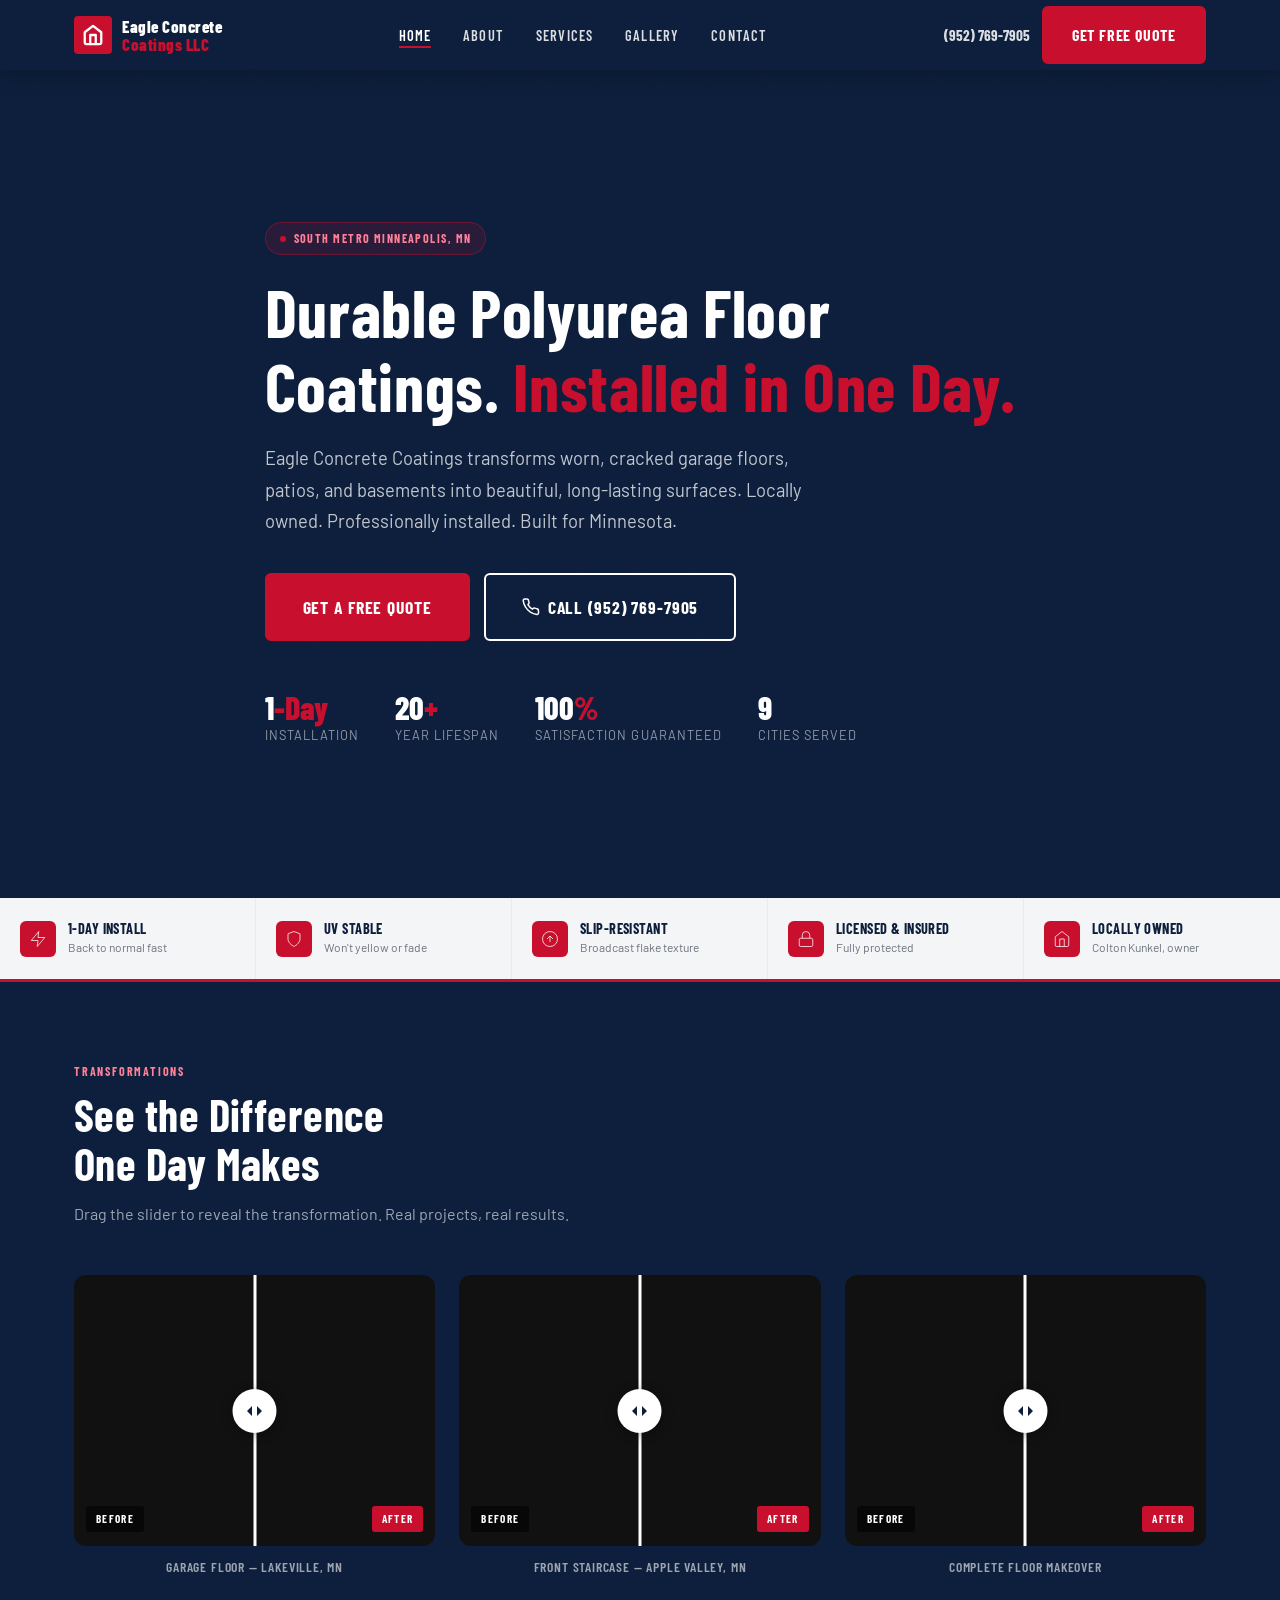
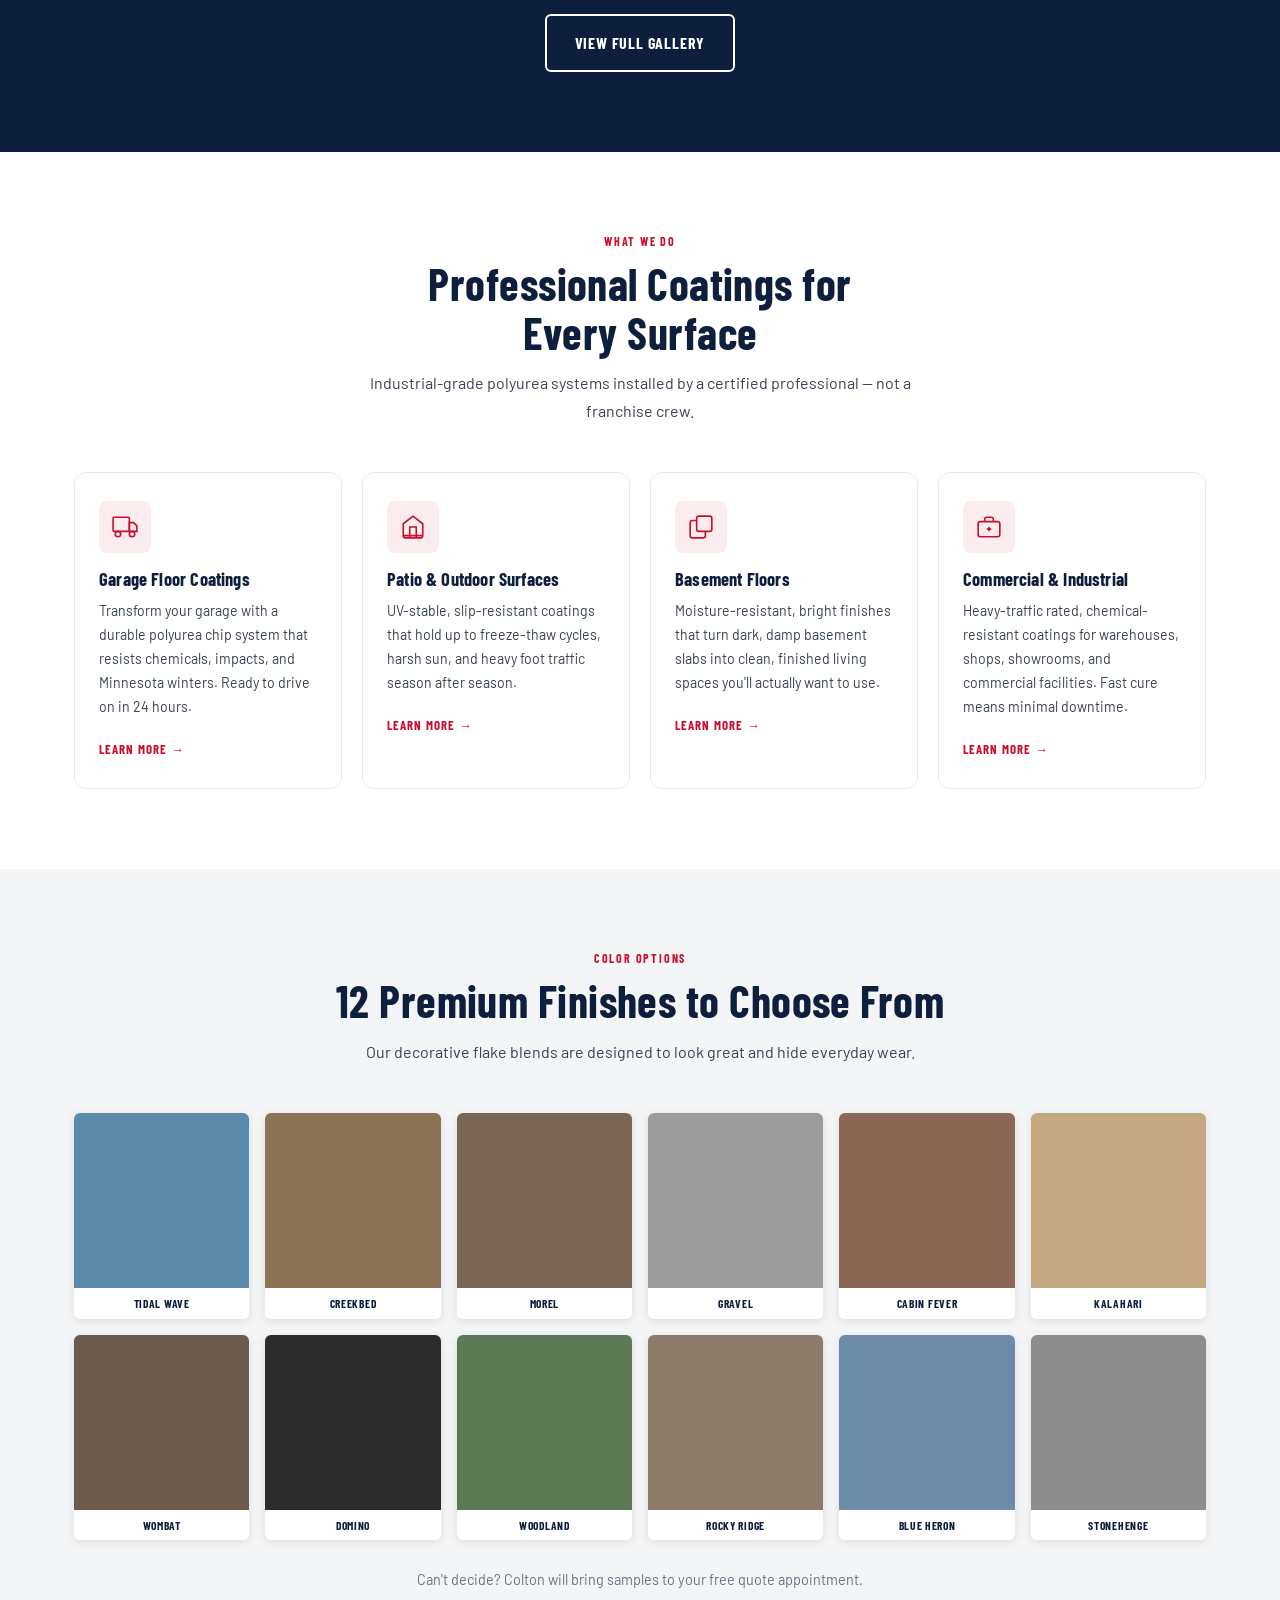
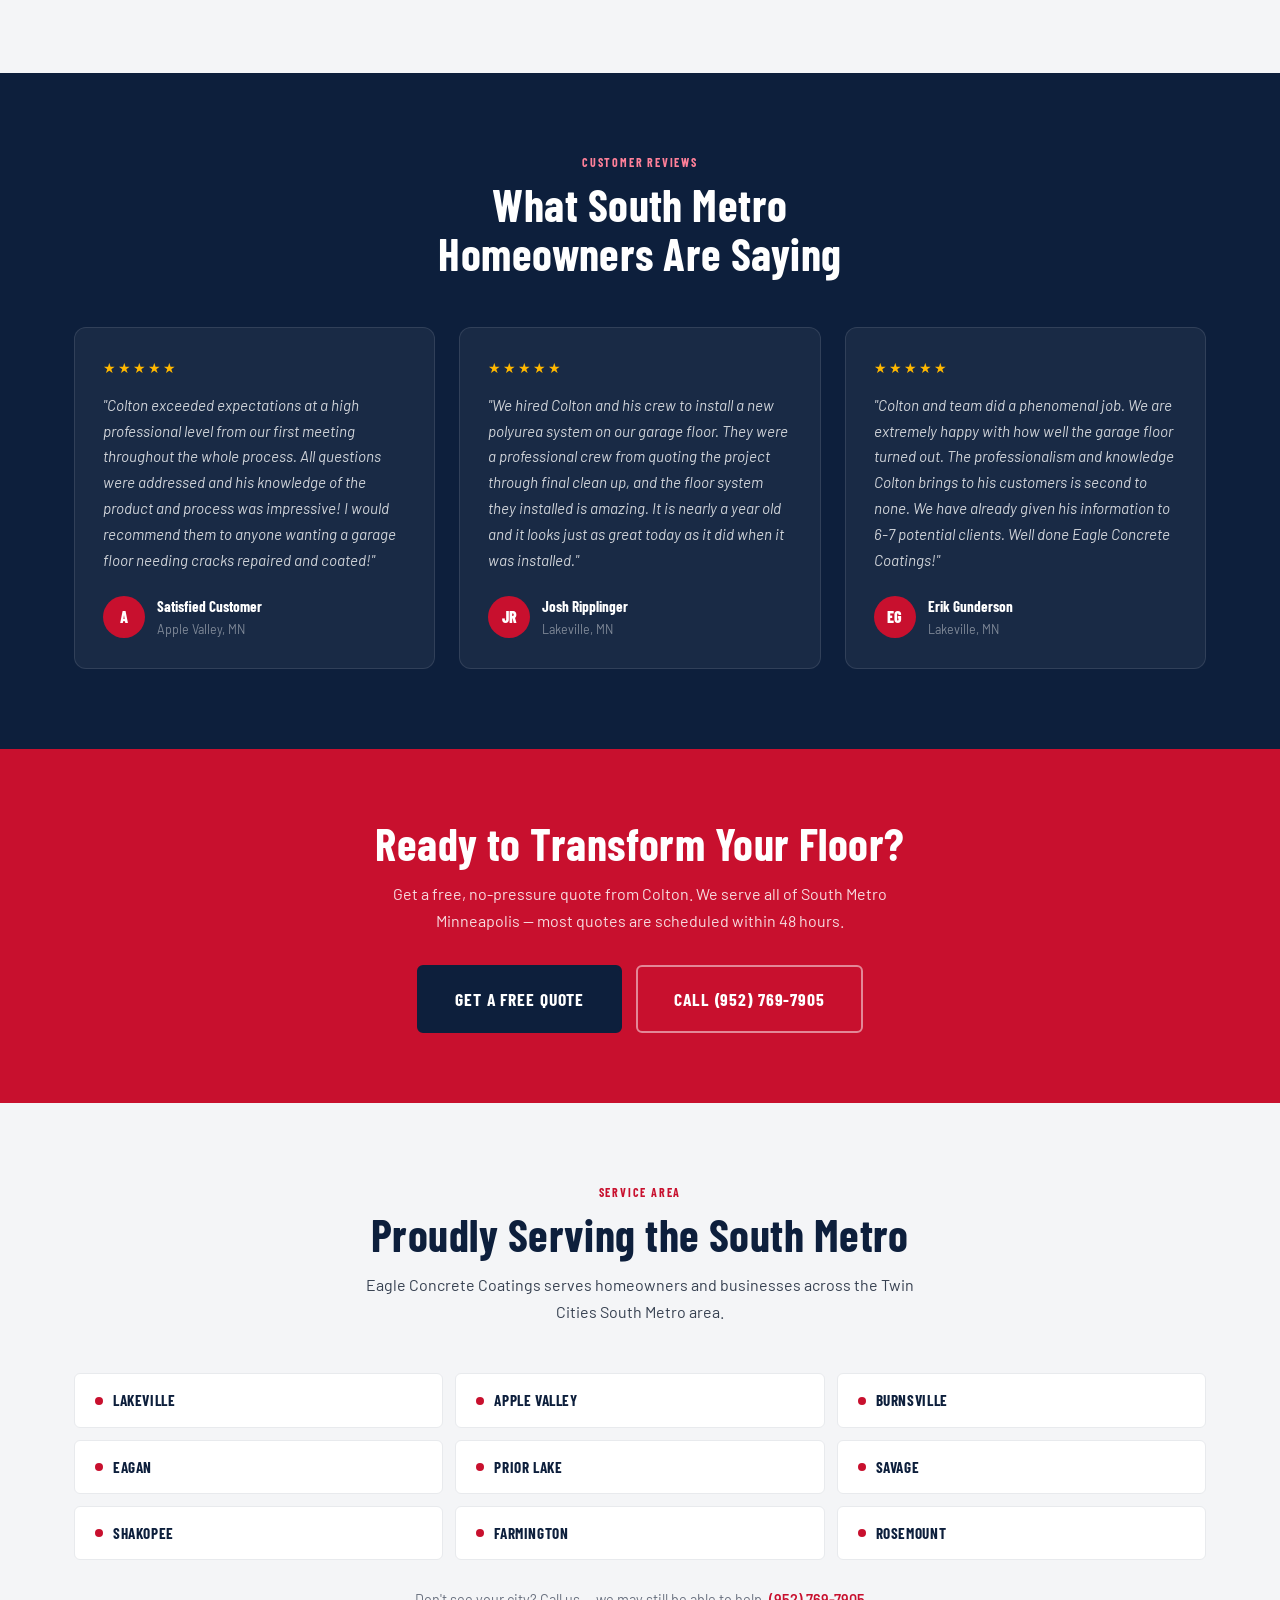
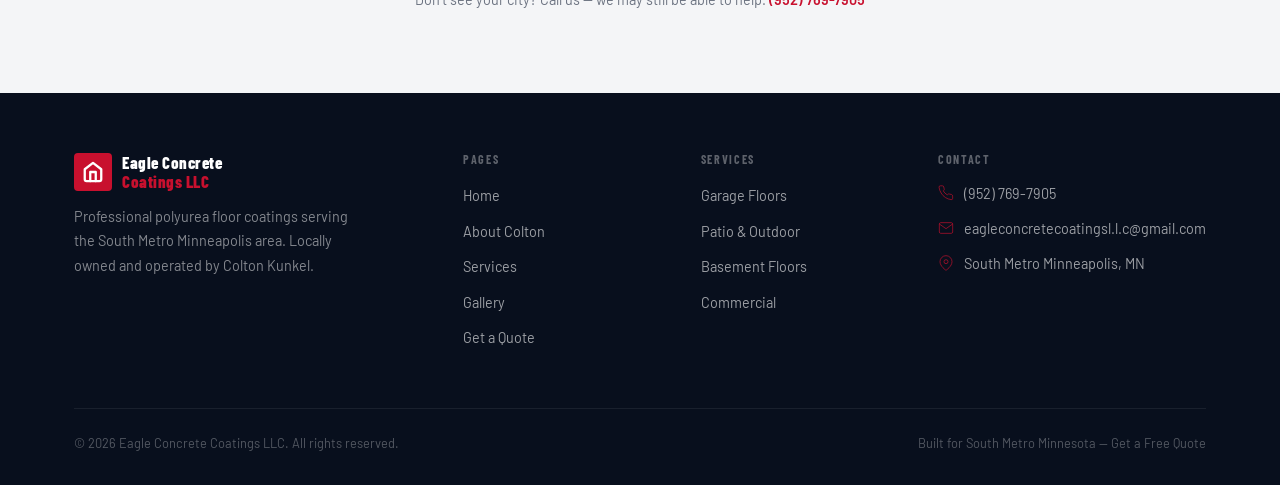
<file: index.html>
<!DOCTYPE html>
<html lang="en">
<head>
  <meta charset="UTF-8" />
  <meta name="viewport" content="width=device-width, initial-scale=1.0" />
  <title>Eagle Concrete Coatings | Garage Floor Coating South Metro Minneapolis MN</title>
  <meta name="description" content="Professional polyurea concrete floor coatings in the South Metro Minneapolis area. Installed in one day. Serving Lakeville, Apple Valley, Burnsville, Eagan and surrounding cities. Call (952) 769-7905." />
  <meta name="keywords" content="garage floor coating Lakeville MN, polyurea floor coating south metro Minneapolis, concrete coating Apple Valley MN, garage floor coating Burnsville, concrete coating Eagan MN" />
  <link rel="canonical" href="https://eagleconcretecoatings.com/" />
  <link rel="stylesheet" href="css/style.css" />
</head>
<body>

  <!-- NAVBAR -->
  <nav class="navbar">
    <div class="nav-inner">
      <a href="index.html" class="nav-logo">
        <div class="nav-logo-icon">
          <svg width="22" height="22" viewBox="0 0 24 24" fill="none" stroke="white" stroke-width="2.5" stroke-linecap="round" stroke-linejoin="round"><path d="M3 9l9-7 9 7v11a2 2 0 0 1-2 2H5a2 2 0 0 1-2-2z"/><polyline points="9 22 9 12 15 12 15 22"/></svg>
        </div>
        <div class="nav-logo-text">Eagle Concrete<br><span>Coatings LLC</span></div>
      </a>
      <ul class="nav-links">
        <li><a href="index.html">Home</a></li>
        <li><a href="about.html">About</a></li>
        <li><a href="services.html">Services</a></li>
        <li><a href="gallery.html">Gallery</a></li>
        <li><a href="contact.html">Contact</a></li>
      </ul>
      <div class="nav-cta">
        <a href="tel:9527697905" class="nav-phone">(952) 769-7905</a>
        <a href="contact.html" class="btn btn-red">Get Free Quote</a>
      </div>
      <button class="hamburger" aria-label="Toggle menu">
        <span></span><span></span><span></span>
      </button>
    </div>
  </nav>

  <!-- MOBILE MENU -->
  <div class="mobile-menu">
    <a href="index.html">Home</a>
    <a href="about.html">About</a>
    <a href="services.html">Services</a>
    <a href="gallery.html">Gallery</a>
    <a href="contact.html">Contact</a>
    <a href="tel:9527697905" class="btn btn-outline">(952) 769-7905</a>
    <a href="contact.html" class="btn btn-red">Get Free Quote</a>
  </div>

  <main class="page-top">

    <!-- HERO -->
    <section class="hero">
      <div class="hero-bg" style="background-image: url('https://eagleconcretecoatings.com/_next/image?url=%2Fprojects%2Fgallery%2Fproject-01.png&w=3840&q=75');"></div>
      <div class="hero-pattern"></div>
      <div class="container">
        <div class="hero-content">
          <div class="hero-badge">South Metro Minneapolis, MN</div>
          <h1>Durable Polyurea Floor<br>Coatings. <span>Installed in One Day.</span></h1>
          <p class="hero-sub">Eagle Concrete Coatings transforms worn, cracked garage floors, patios, and basements into beautiful, long-lasting surfaces. Locally owned. Professionally installed. Built for Minnesota.</p>
          <div class="hero-ctas">
            <a href="contact.html" class="btn btn-red btn-lg">Get a Free Quote</a>
            <a href="tel:9527697905" class="btn btn-outline btn-lg">
              <svg width="18" height="18" viewBox="0 0 24 24" fill="none" stroke="currentColor" stroke-width="2" stroke-linecap="round" stroke-linejoin="round"><path d="M22 16.92v3a2 2 0 0 1-2.18 2 19.79 19.79 0 0 1-8.63-3.07A19.5 19.5 0 0 1 4.69 12 19.79 19.79 0 0 1 1.61 3.41 2 2 0 0 1 3.6 1.22h3a2 2 0 0 1 2 1.72c.127.96.361 1.903.7 2.81a2 2 0 0 1-.45 2.11L7.91 8.81a16 16 0 0 0 6 6l.86-.86a2 2 0 0 1 2.11-.45c.907.339 1.85.573 2.81.7A2 2 0 0 1 21.69 16.92z"/></svg>
              Call (952) 769-7905
            </a>
          </div>
          <div class="hero-stats">
            <div class="hero-stat">
              <div class="hero-stat-num">1<span>-Day</span></div>
              <div class="hero-stat-label">Installation</div>
            </div>
            <div class="hero-stat">
              <div class="hero-stat-num">20<span>+</span></div>
              <div class="hero-stat-label">Year Lifespan</div>
            </div>
            <div class="hero-stat">
              <div class="hero-stat-num">100<span>%</span></div>
              <div class="hero-stat-label">Satisfaction Guaranteed</div>
            </div>
            <div class="hero-stat">
              <div class="hero-stat-num">9</div>
              <div class="hero-stat-label">Cities Served</div>
            </div>
          </div>
        </div>
      </div>
    </section>

    <!-- TRUST BAR -->
    <div class="trust-bar">
      <div class="trust-bar-inner">
        <div class="trust-item">
          <div class="trust-icon">
            <svg viewBox="0 0 24 24"><polyline points="13 2 3 14 12 14 11 22 21 10 12 10 13 2"/></svg>
          </div>
          <div>
            <div class="trust-text-main">1-Day Install</div>
            <div class="trust-text-sub">Back to normal fast</div>
          </div>
        </div>
        <div class="trust-item">
          <div class="trust-icon">
            <svg viewBox="0 0 24 24"><path d="M12 22s8-4 8-10V5l-8-3-8 3v7c0 6 8 10 8 10z"/></svg>
          </div>
          <div>
            <div class="trust-text-main">UV Stable</div>
            <div class="trust-text-sub">Won't yellow or fade</div>
          </div>
        </div>
        <div class="trust-item">
          <div class="trust-icon">
            <svg viewBox="0 0 24 24"><circle cx="12" cy="12" r="10"/><polyline points="16 12 12 8 8 12"/><line x1="12" y1="16" x2="12" y2="8"/></svg>
          </div>
          <div>
            <div class="trust-text-main">Slip-Resistant</div>
            <div class="trust-text-sub">Broadcast flake texture</div>
          </div>
        </div>
        <div class="trust-item">
          <div class="trust-icon">
            <svg viewBox="0 0 24 24"><rect x="3" y="11" width="18" height="11" rx="2" ry="2"/><path d="M7 11V7a5 5 0 0 1 10 0v4"/></svg>
          </div>
          <div>
            <div class="trust-text-main">Licensed & Insured</div>
            <div class="trust-text-sub">Fully protected</div>
          </div>
        </div>
        <div class="trust-item">
          <div class="trust-icon">
            <svg viewBox="0 0 24 24"><path d="M3 9l9-7 9 7v11a2 2 0 0 1-2 2H5a2 2 0 0 1-2-2z"/><polyline points="9 22 9 12 15 12 15 22"/></svg>
          </div>
          <div>
            <div class="trust-text-main">Locally Owned</div>
            <div class="trust-text-sub">Colton Kunkel, owner</div>
          </div>
        </div>
      </div>
    </div>

    <!-- BEFORE / AFTER -->
    <section class="section ba-section">
      <div class="container">
        <div class="section-header">
          <div class="section-label">Transformations</div>
          <h2 style="color:white;">See the Difference<br>One Day Makes</h2>
          <p style="color:rgba(255,255,255,0.6);margin-top:12px;">Drag the slider to reveal the transformation. Real projects, real results.</p>
        </div>
        <div class="ba-grid">
          <div>
            <div class="ba-wrap">
              <div class="ba-before" style="background-image: url('https://eagleconcretecoatings.com/_next/image?url=%2Fprojects%2Fbefore-after%2Fgarage-after-01.png&w=3840&q=75');"></div>
              <div class="ba-after" style="background-image: url('https://eagleconcretecoatings.com/_next/image?url=%2Fprojects%2Fbefore-after%2Fgarage-before-01.png&w=3840&q=75');"></div>
              <div class="ba-divider">
                <div class="ba-handle">
                  <svg viewBox="0 0 24 24"><path d="M9 18l-6-6 6-6M15 6l6 6-6 6"/></svg>
                </div>
              </div>
              <div class="ba-label-before">Before</div>
              <div class="ba-label-after">After</div>
            </div>
            <div class="ba-caption">Garage Floor &mdash; Lakeville, MN</div>
          </div>
          <div>
            <div class="ba-wrap">
              <div class="ba-before" style="background-image: url('https://eagleconcretecoatings.com/_next/image?url=%2Fprojects%2Fbefore-after%2Fgarage-before-02.png&w=3840&q=75');"></div>
              <div class="ba-after" style="background-image: url('https://eagleconcretecoatings.com/_next/image?url=%2Fprojects%2Fbefore-after%2Fgarage-after-02.png&w=3840&q=75');"></div>
              <div class="ba-divider">
                <div class="ba-handle">
                  <svg viewBox="0 0 24 24"><path d="M9 18l-6-6 6-6M15 6l6 6-6 6"/></svg>
                </div>
              </div>
              <div class="ba-label-before">Before</div>
              <div class="ba-label-after">After</div>
            </div>
            <div class="ba-caption">Front Staircase &mdash; Apple Valley, MN</div>
          </div>
          <div>
            <div class="ba-wrap">
              <div class="ba-before" style="background-image: url('https://eagleconcretecoatings.com/_next/image?url=%2Fprojects%2Fbefore-after%2Fgarage-before-03.png&w=3840&q=75');"></div>
              <div class="ba-after" style="background-image: url('https://eagleconcretecoatings.com/_next/image?url=%2Fprojects%2Fbefore-after%2Fgarage-after-03.png&w=3840&q=75');"></div>
              <div class="ba-divider">
                <div class="ba-handle">
                  <svg viewBox="0 0 24 24"><path d="M9 18l-6-6 6-6M15 6l6 6-6 6"/></svg>
                </div>
              </div>
              <div class="ba-label-before">Before</div>
              <div class="ba-label-after">After</div>
            </div>
            <div class="ba-caption">Complete Floor Makeover</div>
          </div>
        </div>
        <div style="text-align:center;margin-top:36px;">
          <a href="gallery.html" class="btn btn-outline">View Full Gallery</a>
        </div>
      </div>
    </section>

    <!-- SERVICES OVERVIEW -->
    <section class="section">
      <div class="container">
        <div class="section-header center">
          <div class="section-label">What We Do</div>
          <h2>Professional Coatings for<br>Every Surface</h2>
          <p>Industrial-grade polyurea systems installed by a certified professional — not a franchise crew.</p>
        </div>
        <div class="services-grid">
          <div class="service-card">
            <div class="service-card-icon">
              <svg viewBox="0 0 24 24"><rect x="1" y="3" width="15" height="13" rx="1"/><path d="M16 8h4l3 3v5h-7V8z"/><circle cx="5.5" cy="18.5" r="2.5"/><circle cx="18.5" cy="18.5" r="2.5"/></svg>
            </div>
            <h3>Garage Floor Coatings</h3>
            <p>Transform your garage with a durable polyurea chip system that resists chemicals, impacts, and Minnesota winters. Ready to drive on in 24 hours.</p>
            <a href="services.html#garage">Learn More &rarr;</a>
          </div>
          <div class="service-card">
            <div class="service-card-icon">
              <svg viewBox="0 0 24 24"><path d="M3 9l9-7 9 7v11a2 2 0 0 1-2 2H5a2 2 0 0 1-2-2z"/><path d="M9 22V12h6v10"/><path d="M3 20h18"/></svg>
            </div>
            <h3>Patio &amp; Outdoor Surfaces</h3>
            <p>UV-stable, slip-resistant coatings that hold up to freeze-thaw cycles, harsh sun, and heavy foot traffic season after season.</p>
            <a href="services.html#patio">Learn More &rarr;</a>
          </div>
          <div class="service-card">
            <div class="service-card-icon">
              <svg viewBox="0 0 24 24"><path d="M16 16v4a2 2 0 0 1-2 2H4a2 2 0 0 1-2-2V8a2 2 0 0 1 2-2h4"/><rect x="8" y="2" width="14" height="14" rx="2"/></svg>
            </div>
            <h3>Basement Floors</h3>
            <p>Moisture-resistant, bright finishes that turn dark, damp basement slabs into clean, finished living spaces you'll actually want to use.</p>
            <a href="services.html#basement">Learn More &rarr;</a>
          </div>
          <div class="service-card">
            <div class="service-card-icon">
              <svg viewBox="0 0 24 24"><rect x="2" y="7" width="20" height="14" rx="2"/><path d="M16 7V5a2 2 0 0 0-2-2h-4a2 2 0 0 0-2 2v2"/><line x1="12" y1="12" x2="12" y2="16"/><line x1="10" y1="14" x2="14" y2="14"/></svg>
            </div>
            <h3>Commercial &amp; Industrial</h3>
            <p>Heavy-traffic rated, chemical-resistant coatings for warehouses, shops, showrooms, and commercial facilities. Fast cure means minimal downtime.</p>
            <a href="services.html#commercial">Learn More &rarr;</a>
          </div>
        </div>
      </div>
    </section>

    <!-- COLORS -->
    <section class="section colors-section">
      <div class="container">
        <div class="section-header center">
          <div class="section-label">Color Options</div>
          <h2>12 Premium Finishes to Choose From</h2>
          <p>Our decorative flake blends are designed to look great and hide everyday wear.</p>
        </div>
        <div class="colors-grid">
          <div class="color-chip">
            <div class="color-chip-swatch" style="background-image: url('https://eagleconcretecoatings.com/_next/image?url=%2Ffloor-samples%2Ftidal_wave.png&w=3840&q=75'); background-color: #5B8BA8;"></div>
            <div class="color-chip-name">Tidal Wave</div>
          </div>
          <div class="color-chip">
            <div class="color-chip-swatch" style="background-image: url('https://eagleconcretecoatings.com/_next/image?url=%2Ffloor-samples%2Fcreekbed.png&w=3840&q=75'); background-color: #8B7355;"></div>
            <div class="color-chip-name">Creekbed</div>
          </div>
          <div class="color-chip">
            <div class="color-chip-swatch" style="background-image: url('https://eagleconcretecoatings.com/_next/image?url=%2Ffloor-samples%2Fmorel.png&w=3840&q=75'); background-color: #7A6655;"></div>
            <div class="color-chip-name">Morel</div>
          </div>
          <div class="color-chip">
            <div class="color-chip-swatch" style="background-image: url('https://eagleconcretecoatings.com/_next/image?url=%2Ffloor-samples%2Fgravel.png&w=3840&q=75'); background-color: #9C9C9C;"></div>
            <div class="color-chip-name">Gravel</div>
          </div>
          <div class="color-chip">
            <div class="color-chip-swatch" style="background-image: url('https://eagleconcretecoatings.com/_next/image?url=%2Ffloor-samples%2Fcabin_fever.png&w=3840&q=75'); background-color: #8B6855;"></div>
            <div class="color-chip-name">Cabin Fever</div>
          </div>
          <div class="color-chip">
            <div class="color-chip-swatch" style="background-image: url('https://eagleconcretecoatings.com/_next/image?url=%2Ffloor-samples%2Fkalahari.png&w=3840&q=75'); background-color: #C4A882;"></div>
            <div class="color-chip-name">Kalahari</div>
          </div>
          <div class="color-chip">
            <div class="color-chip-swatch" style="background-image: url('https://eagleconcretecoatings.com/_next/image?url=%2Ffloor-samples%2Fwombat.png&w=3840&q=75'); background-color: #6B5B4E;"></div>
            <div class="color-chip-name">Wombat</div>
          </div>
          <div class="color-chip">
            <div class="color-chip-swatch" style="background-image: url('https://eagleconcretecoatings.com/_next/image?url=%2Ffloor-samples%2Fdomino.png&w=3840&q=75'); background-color: #2C2C2C;"></div>
            <div class="color-chip-name">Domino</div>
          </div>
          <div class="color-chip">
            <div class="color-chip-swatch" style="background-image: url('https://eagleconcretecoatings.com/_next/image?url=%2Ffloor-samples%2Fwoodland.png&w=3840&q=75'); background-color: #5C7A55;"></div>
            <div class="color-chip-name">Woodland</div>
          </div>
          <div class="color-chip">
            <div class="color-chip-swatch" style="background-image: url('https://eagleconcretecoatings.com/_next/image?url=%2Ffloor-samples%2Frocky_ridge.png&w=3840&q=75'); background-color: #8C7B6A;"></div>
            <div class="color-chip-name">Rocky Ridge</div>
          </div>
          <div class="color-chip">
            <div class="color-chip-swatch" style="background-image: url('https://eagleconcretecoatings.com/_next/image?url=%2Ffloor-samples%2Fblue_heron.png&w=3840&q=75'); background-color: #6B8BA8;"></div>
            <div class="color-chip-name">Blue Heron</div>
          </div>
          <div class="color-chip">
            <div class="color-chip-swatch" style="background-image: url('https://eagleconcretecoatings.com/_next/image?url=%2Ffloor-samples%2Fstonehenge.png&w=3840&q=75'); background-color: #8C8C8C;"></div>
            <div class="color-chip-name">Stonehenge</div>
          </div>
        </div>
        <p style="text-align:center;margin-top:28px;font-size:0.9rem;color:var(--gray-500);">Can't decide? Colton will bring samples to your free quote appointment.</p>
      </div>
    </section>

    <!-- TESTIMONIALS -->
    <section class="section testimonials-section">
      <div class="container">
        <div class="section-header center">
          <div class="section-label">Customer Reviews</div>
          <h2 style="color:white;">What South Metro<br>Homeowners Are Saying</h2>
        </div>
        <div class="testimonials-grid">
          <div class="testimonial-card">
            <div class="stars">&#9733;&#9733;&#9733;&#9733;&#9733;</div>
            <p class="testimonial-text">"Colton exceeded expectations at a high professional level from our first meeting throughout the whole process. All questions were addressed and his knowledge of the product and process was impressive! I would recommend them to anyone wanting a garage floor needing cracks repaired and coated!"</p>
            <div class="testimonial-author">
              <div class="author-avatar">A</div>
              <div>
                <div class="author-name">Satisfied Customer</div>
                <div class="author-city">Apple Valley, MN</div>
              </div>
            </div>
          </div>
          <div class="testimonial-card">
            <div class="stars">&#9733;&#9733;&#9733;&#9733;&#9733;</div>
            <p class="testimonial-text">"We hired Colton and his crew to install a new polyurea system on our garage floor. They were a professional crew from quoting the project through final clean up, and the floor system they installed is amazing. It is nearly a year old and it looks just as great today as it did when it was installed."</p>
            <div class="testimonial-author">
              <div class="author-avatar">JR</div>
              <div>
                <div class="author-name">Josh Ripplinger</div>
                <div class="author-city">Lakeville, MN</div>
              </div>
            </div>
          </div>
          <div class="testimonial-card">
            <div class="stars">&#9733;&#9733;&#9733;&#9733;&#9733;</div>
            <p class="testimonial-text">"Colton and team did a phenomenal job. We are extremely happy with how well the garage floor turned out. The professionalism and knowledge Colton brings to his customers is second to none. We have already given his information to 6-7 potential clients. Well done Eagle Concrete Coatings!"</p>
            <div class="testimonial-author">
              <div class="author-avatar">EG</div>
              <div>
                <div class="author-name">Erik Gunderson</div>
                <div class="author-city">Lakeville, MN</div>
              </div>
            </div>
          </div>
        </div>
      </div>
    </section>

    <!-- CTA BANNER -->
    <section class="cta-banner">
      <div class="container">
        <h2>Ready to Transform Your Floor?</h2>
        <p>Get a free, no-pressure quote from Colton. We serve all of South Metro Minneapolis — most quotes are scheduled within 48 hours.</p>
        <div class="cta-btns">
          <a href="contact.html" class="btn btn-navy btn-lg">Get a Free Quote</a>
          <a href="tel:9527697905" class="btn btn-outline btn-lg">Call (952) 769-7905</a>
        </div>
      </div>
    </section>

    <!-- SERVICE AREA -->
    <section class="section area-section">
      <div class="container">
        <div class="section-header center">
          <div class="section-label">Service Area</div>
          <h2>Proudly Serving the South Metro</h2>
          <p>Eagle Concrete Coatings serves homeowners and businesses across the Twin Cities South Metro area.</p>
        </div>
        <div class="cities-grid">
          <div class="city-pill">Lakeville</div>
          <div class="city-pill">Apple Valley</div>
          <div class="city-pill">Burnsville</div>
          <div class="city-pill">Eagan</div>
          <div class="city-pill">Prior Lake</div>
          <div class="city-pill">Savage</div>
          <div class="city-pill">Shakopee</div>
          <div class="city-pill">Farmington</div>
          <div class="city-pill">Rosemount</div>
        </div>
        <p style="text-align:center;margin-top:28px;font-size:0.9rem;color:var(--gray-500);">Don't see your city? Call us &mdash; we may still be able to help. <a href="tel:9527697905" style="color:var(--red);font-weight:600;">(952) 769-7905</a></p>
      </div>
    </section>

  </main>

  <!-- FOOTER -->
  <footer>
    <div class="container">
      <div class="footer-grid">
        <div class="footer-brand">
          <a href="index.html" class="nav-logo">
            <div class="nav-logo-icon">
              <svg width="22" height="22" viewBox="0 0 24 24" fill="none" stroke="white" stroke-width="2.5" stroke-linecap="round" stroke-linejoin="round"><path d="M3 9l9-7 9 7v11a2 2 0 0 1-2 2H5a2 2 0 0 1-2-2z"/><polyline points="9 22 9 12 15 12 15 22"/></svg>
            </div>
            <div class="nav-logo-text">Eagle Concrete<br><span>Coatings LLC</span></div>
          </a>
          <p>Professional polyurea floor coatings serving the South Metro Minneapolis area. Locally owned and operated by Colton Kunkel.</p>
        </div>
        <div class="footer-col">
          <h4>Pages</h4>
          <ul>
            <li><a href="index.html">Home</a></li>
            <li><a href="about.html">About Colton</a></li>
            <li><a href="services.html">Services</a></li>
            <li><a href="gallery.html">Gallery</a></li>
            <li><a href="contact.html">Get a Quote</a></li>
          </ul>
        </div>
        <div class="footer-col">
          <h4>Services</h4>
          <ul>
            <li><a href="services.html#garage">Garage Floors</a></li>
            <li><a href="services.html#patio">Patio &amp; Outdoor</a></li>
            <li><a href="services.html#basement">Basement Floors</a></li>
            <li><a href="services.html#commercial">Commercial</a></li>
          </ul>
        </div>
        <div class="footer-col">
          <h4>Contact</h4>
          <div class="footer-contact-item">
            <svg viewBox="0 0 24 24"><path d="M22 16.92v3a2 2 0 0 1-2.18 2 19.79 19.79 0 0 1-8.63-3.07A19.5 19.5 0 0 1 4.69 12 19.79 19.79 0 0 1 1.61 3.41 2 2 0 0 1 3.6 1.22h3a2 2 0 0 1 2 1.72c.127.96.361 1.903.7 2.81a2 2 0 0 1-.45 2.11L7.91 8.81a16 16 0 0 0 6 6l.86-.86a2 2 0 0 1 2.11-.45c.907.339 1.85.573 2.81.7A2 2 0 0 1 21.69 16.92z"/></svg>
            <span><a href="tel:9527697905">(952) 769-7905</a></span>
          </div>
          <div class="footer-contact-item">
            <svg viewBox="0 0 24 24"><path d="M4 4h16c1.1 0 2 .9 2 2v12c0 1.1-.9 2-2 2H4c-1.1 0-2-.9-2-2V6c0-1.1.9-2 2-2z"/><polyline points="22,6 12,13 2,6"/></svg>
            <span><a href="mailto:eagleconcretecoatingsl.l.c@gmail.com">eagleconcretecoatingsl.l.c@gmail.com</a></span>
          </div>
          <div class="footer-contact-item">
            <svg viewBox="0 0 24 24"><path d="M21 10c0 7-9 13-9 13s-9-6-9-13a9 9 0 0 1 18 0z"/><circle cx="12" cy="10" r="3"/></svg>
            <span>South Metro Minneapolis, MN</span>
          </div>
        </div>
      </div>
      <div class="footer-bottom">
        <p>&copy; 2026 Eagle Concrete Coatings LLC. All rights reserved.</p>
        <p>Built for South Metro Minnesota &mdash; <a href="contact.html">Get a Free Quote</a></p>
      </div>
    </div>
  </footer>

  <script src="js/main.js"></script>
</body>
</html>
</file>
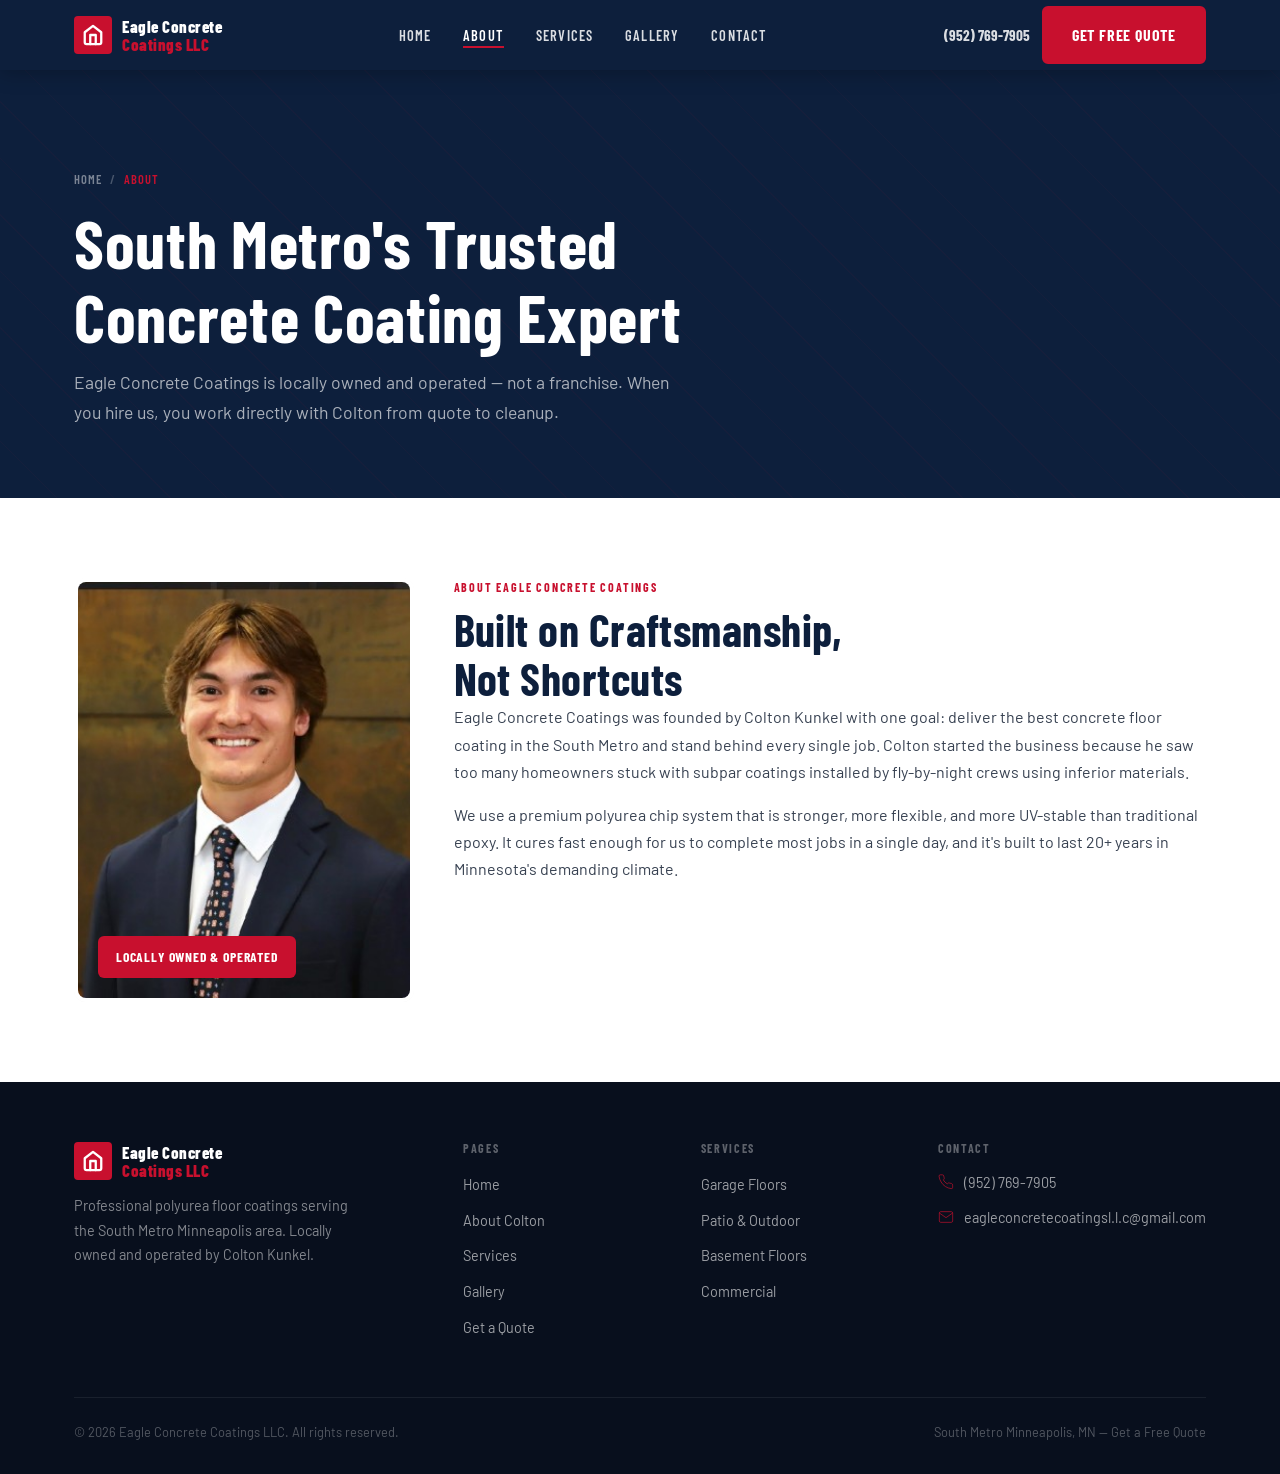
<file: about.html>
<!DOCTYPE html>
<html lang="en">
<head>
  <meta charset="UTF-8" />
  <meta name="viewport" content="width=device-width, initial-scale=1.0" />
  <title>About Colton Kunkel | Eagle Concrete Coatings | South Metro MN</title>
  <meta name="description" content="Eagle Concrete Coatings is locally owned and operated by Colton Kunkel in the South Metro Minneapolis area. Licensed, insured, and polyurea certified. Learn about our commitment to quality." />
  <link rel="stylesheet" href="css/style.css" />
</head>
<body>

  <!-- NAVBAR -->
  <nav class="navbar">
    <div class="nav-inner">
      <a href="index.html" class="nav-logo">
        <div class="nav-logo-icon">
          <svg width="22" height="22" viewBox="0 0 24 24" fill="none" stroke="white" stroke-width="2.5" stroke-linecap="round" stroke-linejoin="round"><path d="M3 9l9-7 9 7v11a2 2 0 0 1-2 2H5a2 2 0 0 1-2-2z"/><polyline points="9 22 9 12 15 12 15 22"/></svg>
        </div>
        <div class="nav-logo-text">Eagle Concrete<br><span>Coatings LLC</span></div>
      </a>
      <ul class="nav-links">
        <li><a href="index.html">Home</a></li>
        <li><a href="about.html">About</a></li>
        <li><a href="services.html">Services</a></li>
        <li><a href="gallery.html">Gallery</a></li>
        <li><a href="contact.html">Contact</a></li>
      </ul>
      <div class="nav-cta">
        <a href="tel:9527697905" class="nav-phone">(952) 769-7905</a>
        <a href="contact.html" class="btn btn-red">Get Free Quote</a>
      </div>
      <button class="hamburger" aria-label="Toggle menu">
        <span></span><span></span><span></span>
      </button>
    </div>
  </nav>
  <div class="mobile-menu">
    <a href="index.html">Home</a>
    <a href="about.html">About</a>
    <a href="services.html">Services</a>
    <a href="gallery.html">Gallery</a>
    <a href="contact.html">Contact</a>
    <a href="tel:9527697905" class="btn btn-outline">(952) 769-7905</a>
    <a href="contact.html" class="btn btn-red">Get Free Quote</a>
  </div>

  <main class="page-top">

    <!-- PAGE HERO -->
    <section class="page-hero">
      <div class="container">
        <div class="page-hero-content">
          <div class="breadcrumb">
            <a href="index.html">Home</a>
            <span>/</span>
            <span class="current">About</span>
          </div>
          <h1>South Metro's Trusted<br>Concrete Coating Expert</h1>
          <p>Eagle Concrete Coatings is locally owned and operated — not a franchise. When you hire us, you work directly with Colton from quote to cleanup.</p>
        </div>
      </div>
    </section>

    <!-- ABOUT STORY -->
    <section class="section">
  <div class="container">
    <div class="about-story" style="display: flex; align-items: flex-start; gap: 40px; flex-wrap: wrap;">
      
      <div class="about-img-wrap" style="flex: 0 0 30%; min-width: 250px;">
        <img src="images/colton kunkel.jpg" 
             alt="Colton Kunkel - Eagle Concrete Coatings" 
             style="width: 100%; aspect-ratio: 4/5; object-fit: cover; border-radius: var(--radius-lg); display: block; border: 4px solid white; box-shadow: 0 4px 12px rgba(0,0,0,0.1);">
        <div class="about-img-badge">Locally Owned &amp; Operated</div>
      </div>

      <div class="about-text" style="flex: 1; min-width: 300px;">
        <div class="section-label">About Eagle Concrete Coatings</div>
        <h2 style="margin-top: 0;">Built on Craftsmanship,<br>Not Shortcuts</h2>
        <p>Eagle Concrete Coatings was founded by Colton Kunkel with one goal: deliver the best concrete floor coating in the South Metro and stand behind every single job. Colton started the business because he saw too many homeowners stuck with subpar coatings installed by fly-by-night crews using inferior materials.</p>
        <p>We use a premium polyurea chip system that is stronger, more flexible, and more UV-stable than traditional epoxy. It cures fast enough for us to complete most jobs in a single day, and it's built to last 20+ years in Minnesota's demanding climate.</p>
        
        <div class="creds-grid">
           </div>
      </div>
    </div>
  </div>
</section>

  </main>

  <footer>
    <div class="container">
      <div class="footer-grid">
        <div class="footer-brand">
          <a href="index.html" class="nav-logo">
            <div class="nav-logo-icon">
              <svg width="22" height="22" viewBox="0 0 24 24" fill="none" stroke="white" stroke-width="2.5" stroke-linecap="round" stroke-linejoin="round"><path d="M3 9l9-7 9 7v11a2 2 0 0 1-2 2H5a2 2 0 0 1-2-2z"/><polyline points="9 22 9 12 15 12 15 22"/></svg>
            </div>
            <div class="nav-logo-text">Eagle Concrete<br><span>Coatings LLC</span></div>
          </a>
          <p>Professional polyurea floor coatings serving the South Metro Minneapolis area. Locally owned and operated by Colton Kunkel.</p>
        </div>
        <div class="footer-col">
          <h4>Pages</h4>
          <ul>
            <li><a href="index.html">Home</a></li>
            <li><a href="about.html">About Colton</a></li>
            <li><a href="services.html">Services</a></li>
            <li><a href="gallery.html">Gallery</a></li>
            <li><a href="contact.html">Get a Quote</a></li>
          </ul>
        </div>
        <div class="footer-col">
          <h4>Services</h4>
          <ul>
            <li><a href="services.html#garage">Garage Floors</a></li>
            <li><a href="services.html#patio">Patio &amp; Outdoor</a></li>
            <li><a href="services.html#basement">Basement Floors</a></li>
            <li><a href="services.html#commercial">Commercial</a></li>
          </ul>
        </div>
        <div class="footer-col">
          <h4>Contact</h4>
          <div class="footer-contact-item">
            <svg viewBox="0 0 24 24"><path d="M22 16.92v3a2 2 0 0 1-2.18 2 19.79 19.79 0 0 1-8.63-3.07A19.5 19.5 0 0 1 4.69 12 19.79 19.79 0 0 1 1.61 3.41 2 2 0 0 1 3.6 1.22h3a2 2 0 0 1 2 1.72c.127.96.361 1.903.7 2.81a2 2 0 0 1-.45 2.11L7.91 8.81a16 16 0 0 0 6 6l.86-.86a2 2 0 0 1 2.11-.45c.907.339 1.85.573 2.81.7A2 2 0 0 1 21.69 16.92z"/></svg>
            <span><a href="tel:9527697905">(952) 769-7905</a></span>
          </div>
          <div class="footer-contact-item">
            <svg viewBox="0 0 24 24"><path d="M4 4h16c1.1 0 2 .9 2 2v12c0 1.1-.9 2-2 2H4c-1.1 0-2-.9-2-2V6c0-1.1.9-2 2-2z"/><polyline points="22,6 12,13 2,6"/></svg>
            <span><a href="mailto:eagleconcretecoatingsl.l.c@gmail.com">eagleconcretecoatingsl.l.c@gmail.com</a></span>
          </div>
        </div>
      </div>
      <div class="footer-bottom">
        <p>&copy; 2026 Eagle Concrete Coatings LLC. All rights reserved.</p>
        <p>South Metro Minneapolis, MN &mdash; <a href="contact.html">Get a Free Quote</a></p>
      </div>
    </div>
  </footer>

  <script src="js/main.js"></script>
</body>
</html>
</file>
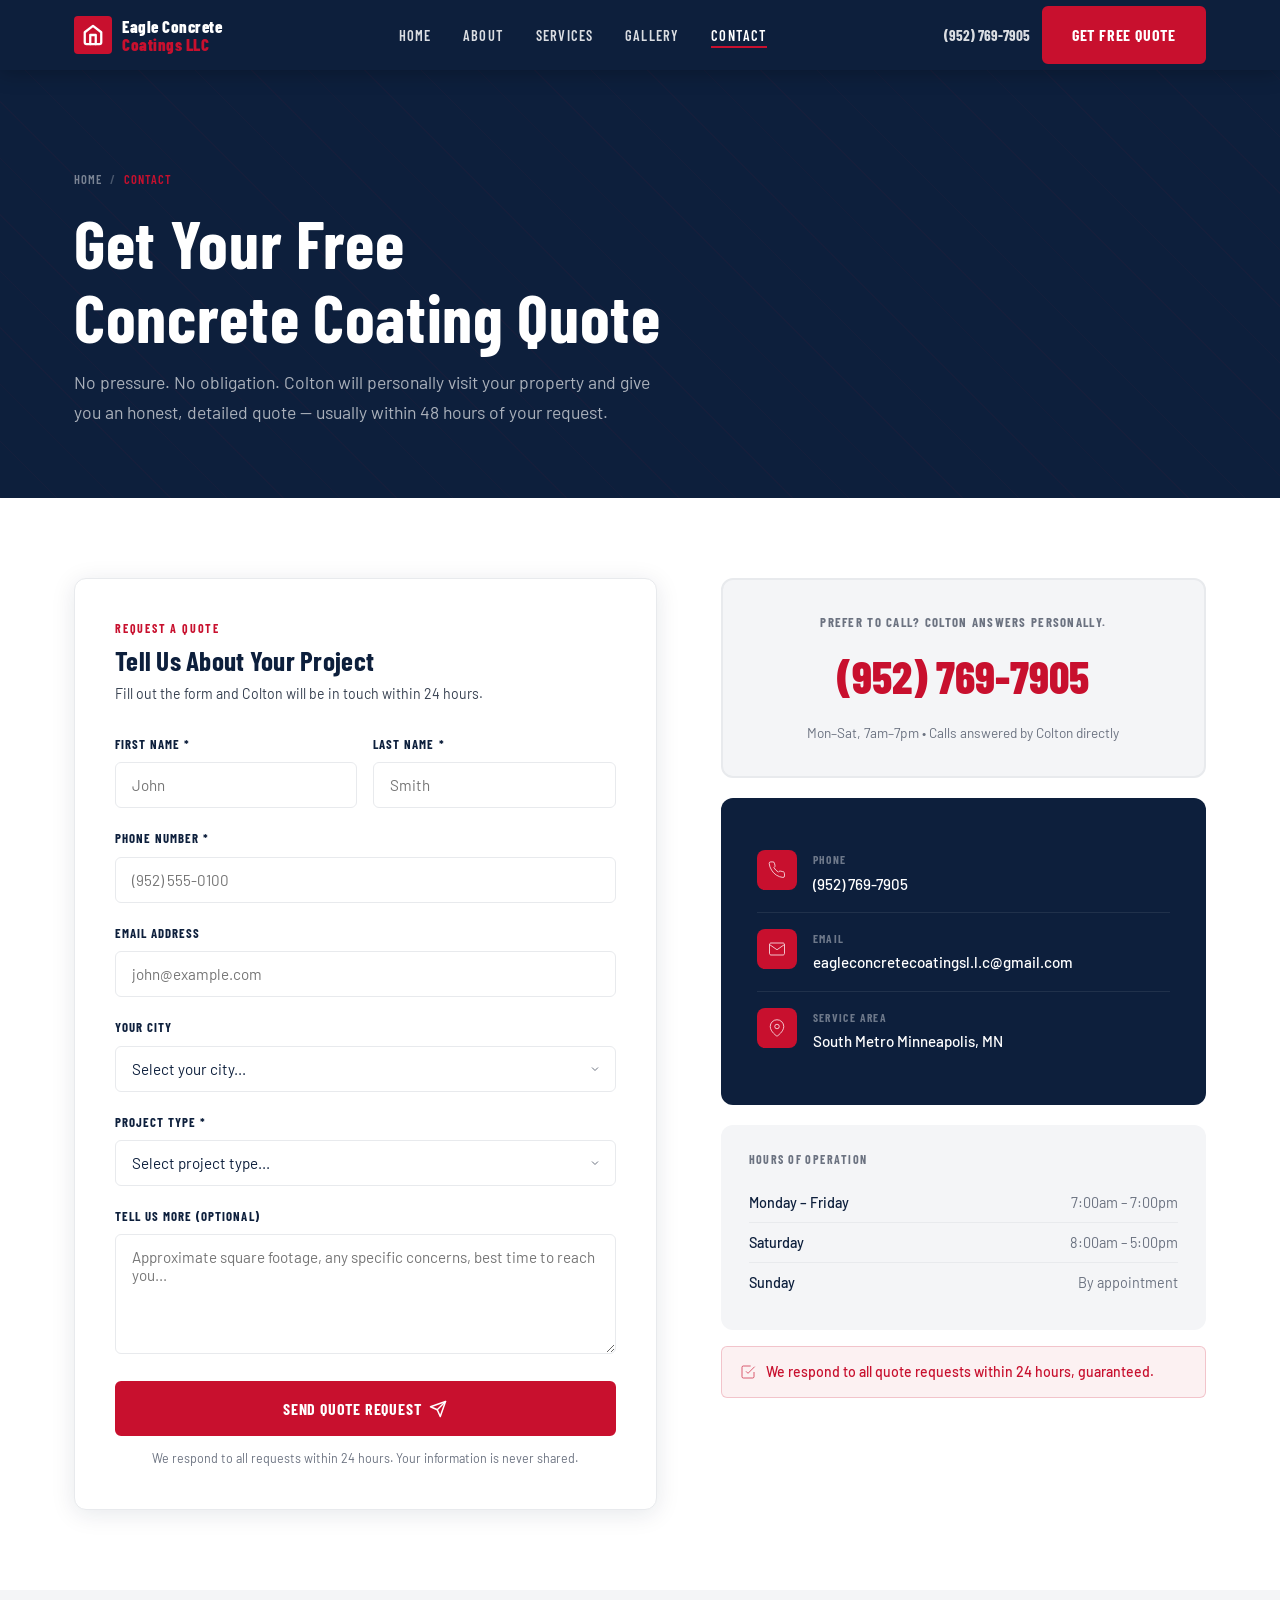
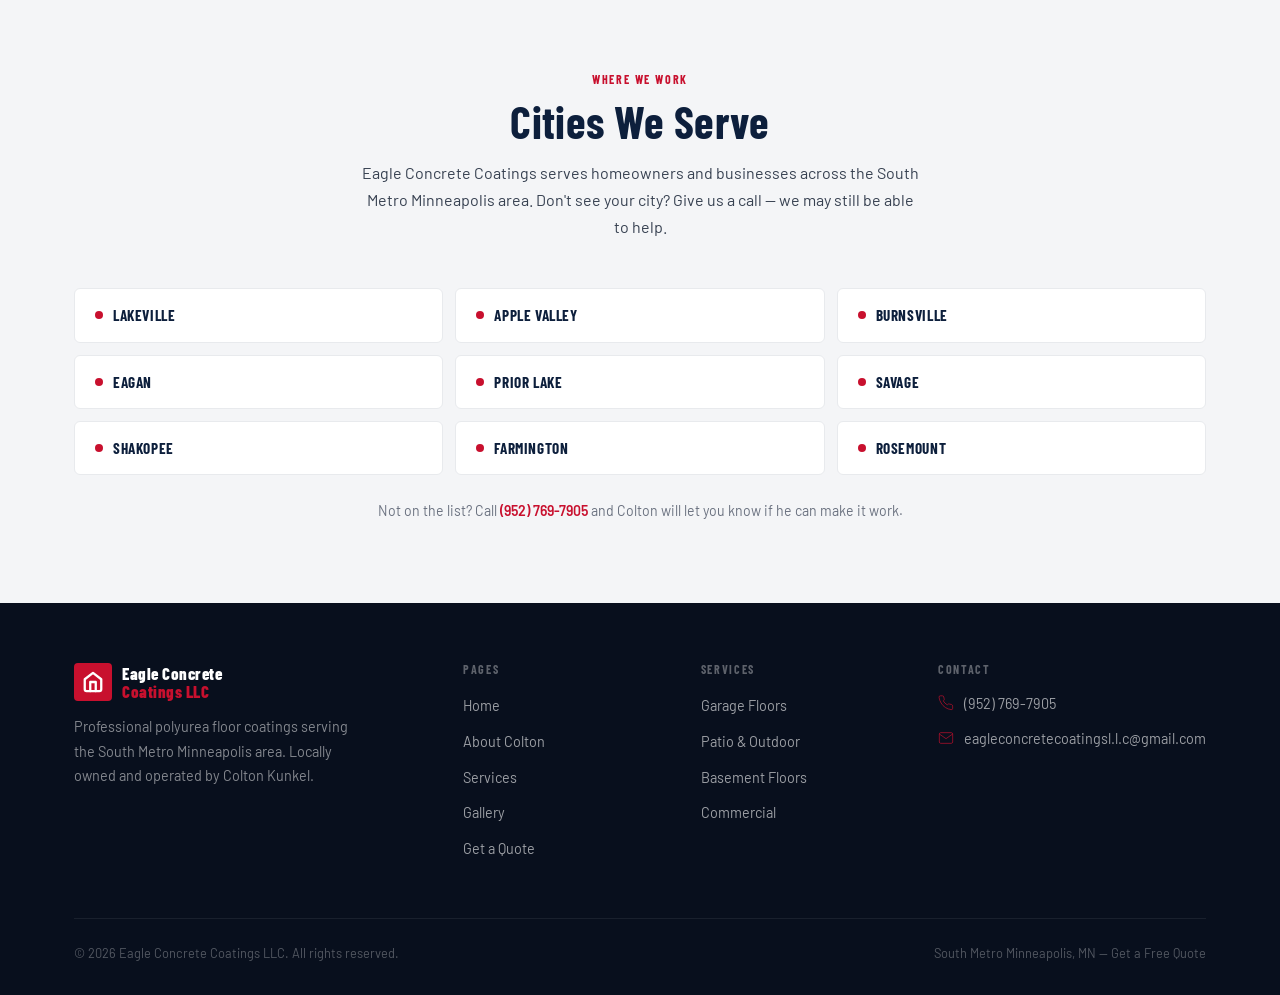
<file: contact.html>
<!DOCTYPE html>
<html lang="en">
<head>
  <meta charset="UTF-8" />
  <meta name="viewport" content="width=device-width, initial-scale=1.0" />
  <title>Get a Free Quote | Eagle Concrete Coatings | South Metro Minneapolis MN</title>
  <meta name="description" content="Request a free concrete floor coating quote from Eagle Concrete Coatings. Serving Lakeville, Apple Valley, Burnsville, Eagan, Prior Lake, Savage, Shakopee, Farmington, and Rosemount MN. Call (952) 769-7905." />
  <link rel="stylesheet" href="css/style.css" />
</head>
<body>

  <!-- NAVBAR -->
  <nav class="navbar">
    <div class="nav-inner">
      <a href="index.html" class="nav-logo">
        <div class="nav-logo-icon">
          <svg width="22" height="22" viewBox="0 0 24 24" fill="none" stroke="white" stroke-width="2.5" stroke-linecap="round" stroke-linejoin="round"><path d="M3 9l9-7 9 7v11a2 2 0 0 1-2 2H5a2 2 0 0 1-2-2z"/><polyline points="9 22 9 12 15 12 15 22"/></svg>
        </div>
        <div class="nav-logo-text">Eagle Concrete<br><span>Coatings LLC</span></div>
      </a>
      <ul class="nav-links">
        <li><a href="index.html">Home</a></li>
        <li><a href="about.html">About</a></li>
        <li><a href="services.html">Services</a></li>
        <li><a href="gallery.html">Gallery</a></li>
        <li><a href="contact.html">Contact</a></li>
      </ul>
      <div class="nav-cta">
        <a href="tel:9527697905" class="nav-phone">(952) 769-7905</a>
        <a href="contact.html" class="btn btn-red">Get Free Quote</a>
      </div>
      <button class="hamburger" aria-label="Toggle menu">
        <span></span><span></span><span></span>
      </button>
    </div>
  </nav>
  <div class="mobile-menu">
    <a href="index.html">Home</a>
    <a href="about.html">About</a>
    <a href="services.html">Services</a>
    <a href="gallery.html">Gallery</a>
    <a href="contact.html">Contact</a>
    <a href="tel:9527697905" class="btn btn-outline">(952) 769-7905</a>
    <a href="contact.html" class="btn btn-red">Get Free Quote</a>
  </div>

  <main class="page-top">

<section class="page-hero">
  <div class="container">
    <div class="page-hero-content">
      <div class="breadcrumb">
        <a href="index.html">Home</a>
        <span>/</span>
        <span class="current">Contact</span>
      </div>
      <h1>Get Your Free<br>Concrete Coating Quote</h1>
      <p>No pressure. No obligation. Colton will personally visit your property and give you an honest, detailed quote — usually within 48 hours of your request.</p>
    </div>
  </div>
</section>
    <!-- CONTACT SECTION -->
    <section class="section">
      <div class="container">
        <div class="contact-layout">

          <!-- FORM -->
          <div>
            <div class="contact-form-card">
              <div class="section-label" style="margin-bottom:8px;">Request a Quote</div>
              <h3 style="margin-bottom:6px;color:var(--navy);">Tell Us About Your Project</h3>
              <p style="font-size:0.88rem;margin-bottom:28px;">Fill out the form and Colton will be in touch within 24 hours.</p>

              <!-- 
                TO ACTIVATE THIS FORM:
                1. Go to https://formspree.io and create a free account
                2. Create a new form and copy your form ID (looks like: xyzabcde)
                3. Replace "YOUR_FORM_ID" in the action below with your actual ID
                   Example: action="https://formspree.io/f/xyzabcde"
                4. The form will then email submissions directly to you
              -->
              <form id="quote-form" action="https://formspree.io/f/YOUR_FORM_ID" method="POST">
                <div style="display:grid;grid-template-columns:1fr 1fr;gap:16px;">
                  <div class="form-group">
                    <label for="first-name">First Name *</label>
                    <input type="text" id="first-name" name="first_name" placeholder="John" required />
                  </div>
                  <div class="form-group">
                    <label for="last-name">Last Name *</label>
                    <input type="text" id="last-name" name="last_name" placeholder="Smith" required />
                  </div>
                </div>
                <div class="form-group">
                  <label for="phone">Phone Number *</label>
                  <input type="tel" id="phone" name="phone" placeholder="(952) 555-0100" required />
                </div>
                <div class="form-group">
                  <label for="email">Email Address</label>
                  <input type="email" id="email" name="email" placeholder="john@example.com" />
                </div>
                <div class="form-group">
                  <label for="city">Your City</label>
                  <select id="city" name="city">
                    <option value="">Select your city...</option>
                    <option>Lakeville</option>
                    <option>Apple Valley</option>
                    <option>Burnsville</option>
                    <option>Eagan</option>
                    <option>Prior Lake</option>
                    <option>Savage</option>
                    <option>Shakopee</option>
                    <option>Farmington</option>
                    <option>Rosemount</option>
                    <option>Other South Metro city</option>
                  </select>
                </div>
                <div class="form-group">
                  <label for="project-type">Project Type *</label>
                  <select id="project-type" name="project_type" required>
                    <option value="">Select project type...</option>
                    <option>Garage Floor</option>
                    <option>Patio / Outdoor Surface</option>
                    <option>Basement Floor</option>
                    <option>Commercial / Industrial</option>
                    <option>Multiple Areas</option>
                    <option>Not Sure Yet</option>
                  </select>
                </div>
                <div class="form-group">
                  <label for="message">Tell Us More (Optional)</label>
                  <textarea id="message" name="message" placeholder="Approximate square footage, any specific concerns, best time to reach you..."></textarea>
                </div>
                <input type="text" name="_gotcha" style="display:none;" />
                <input type="hidden" name="_subject" value="New Quote Request - Eagle Concrete Coatings" />
                <button type="submit" class="btn btn-red" style="width:100%;justify-content:center;padding:16px;">
                  Send Quote Request
                  <svg width="18" height="18" viewBox="0 0 24 24" fill="none" stroke="currentColor" stroke-width="2" stroke-linecap="round" stroke-linejoin="round"><line x1="22" y1="2" x2="11" y2="13"/><polygon points="22 2 15 22 11 13 2 9 22 2"/></svg>
                </button>
                <p style="font-size:0.78rem;color:var(--gray-500);text-align:center;margin-top:12px;">We respond to all requests within 24 hours. Your information is never shared.</p>
              </form>
            </div>
          </div>

          <!-- CONTACT INFO -->
          <div>

            <div class="phone-hero">
              <p style="font-size:0.8rem;font-family:'Barlow Condensed',sans-serif;font-weight:700;letter-spacing:0.1em;text-transform:uppercase;color:var(--gray-500);">Prefer to call? Colton answers personally.</p>
              <a href="tel:9527697905" class="phone-hero-num">(952) 769-7905</a>
              <p class="phone-hero-sub">Mon–Sat, 7am–7pm &bull; Calls answered by Colton directly</p>
            </div>

            <div class="contact-info-card">
              <div class="contact-info-item">
                <div class="contact-info-icon">
                  <svg viewBox="0 0 24 24"><path d="M22 16.92v3a2 2 0 0 1-2.18 2 19.79 19.79 0 0 1-8.63-3.07A19.5 19.5 0 0 1 4.69 12 19.79 19.79 0 0 1 1.61 3.41 2 2 0 0 1 3.6 1.22h3a2 2 0 0 1 2 1.72c.127.96.361 1.903.7 2.81a2 2 0 0 1-.45 2.11L7.91 8.81a16 16 0 0 0 6 6l.86-.86a2 2 0 0 1 2.11-.45c.907.339 1.85.573 2.81.7A2 2 0 0 1 21.69 16.92z"/></svg>
                </div>
                <div>
                  <div class="contact-info-label">Phone</div>
                  <div class="contact-info-value"><a href="tel:9527697905">(952) 769-7905</a></div>
                </div>
              </div>
              <div class="contact-info-item">
                <div class="contact-info-icon">
                  <svg viewBox="0 0 24 24"><path d="M4 4h16c1.1 0 2 .9 2 2v12c0 1.1-.9 2-2 2H4c-1.1 0-2-.9-2-2V6c0-1.1.9-2 2-2z"/><polyline points="22,6 12,13 2,6"/></svg>
                </div>
                <div>
                  <div class="contact-info-label">Email</div>
                  <div class="contact-info-value"><a href="mailto:eagleconcretecoatingsl.l.c@gmail.com">eagleconcretecoatingsl.l.c@gmail.com</a></div>
                </div>
              </div>
              <div class="contact-info-item">
                <div class="contact-info-icon">
                  <svg viewBox="0 0 24 24"><path d="M21 10c0 7-9 13-9 13s-9-6-9-13a9 9 0 0 1 18 0z"/><circle cx="12" cy="10" r="3"/></svg>
                </div>
                <div>
                  <div class="contact-info-label">Service Area</div>
                  <div class="contact-info-value">South Metro Minneapolis, MN</div>
                </div>
              </div>
            </div>

            <div class="hours-grid">
              <h4>Hours of Operation</h4>
              <div class="hours-row">
                <span class="hours-day">Monday – Friday</span>
                <span class="hours-time">7:00am – 7:00pm</span>
              </div>
              <div class="hours-row">
                <span class="hours-day">Saturday</span>
                <span class="hours-time">8:00am – 5:00pm</span>
              </div>
              <div class="hours-row">
                <span class="hours-day">Sunday</span>
                <span class="hours-time">By appointment</span>
              </div>
            </div>

            <div class="response-promise">
              <svg viewBox="0 0 24 24"><polyline points="9 11 12 14 22 4"/><path d="M21 12v7a2 2 0 0 1-2 2H5a2 2 0 0 1-2-2V5a2 2 0 0 1 2-2h11"/></svg>
              We respond to all quote requests within 24 hours, guaranteed.
            </div>

          </div>
        </div>
      </div>
    </section>

    <!-- SERVICE AREA -->
    <section class="section area-section">
      <div class="container">
        <div class="section-header center">
          <div class="section-label">Where We Work</div>
          <h2>Cities We Serve</h2>
          <p>Eagle Concrete Coatings serves homeowners and businesses across the South Metro Minneapolis area. Don't see your city? Give us a call — we may still be able to help.</p>
        </div>
        <div class="cities-grid">
          <div class="city-pill">Lakeville</div>
          <div class="city-pill">Apple Valley</div>
          <div class="city-pill">Burnsville</div>
          <div class="city-pill">Eagan</div>
          <div class="city-pill">Prior Lake</div>
          <div class="city-pill">Savage</div>
          <div class="city-pill">Shakopee</div>
          <div class="city-pill">Farmington</div>
          <div class="city-pill">Rosemount</div>
        </div>
        <p style="text-align:center;margin-top:24px;font-size:0.88rem;color:var(--gray-500);">
          Not on the list? Call <a href="tel:9527697905" style="color:var(--red);font-weight:600;">(952) 769-7905</a> and Colton will let you know if he can make it work.
        </p>
      </div>
    </section>

  </main>

  <footer>
    <div class="container">
      <div class="footer-grid">
        <div class="footer-brand">
          <a href="index.html" class="nav-logo">
            <div class="nav-logo-icon">
              <svg width="22" height="22" viewBox="0 0 24 24" fill="none" stroke="white" stroke-width="2.5" stroke-linecap="round" stroke-linejoin="round"><path d="M3 9l9-7 9 7v11a2 2 0 0 1-2 2H5a2 2 0 0 1-2-2z"/><polyline points="9 22 9 12 15 12 15 22"/></svg>
            </div>
            <div class="nav-logo-text">Eagle Concrete<br><span>Coatings LLC</span></div>
          </a>
          <p>Professional polyurea floor coatings serving the South Metro Minneapolis area. Locally owned and operated by Colton Kunkel.</p>
        </div>
        <div class="footer-col">
          <h4>Pages</h4>
          <ul>
            <li><a href="index.html">Home</a></li>
            <li><a href="about.html">About Colton</a></li>
            <li><a href="services.html">Services</a></li>
            <li><a href="gallery.html">Gallery</a></li>
            <li><a href="contact.html">Get a Quote</a></li>
          </ul>
        </div>
        <div class="footer-col">
          <h4>Services</h4>
          <ul>
            <li><a href="services.html#garage">Garage Floors</a></li>
            <li><a href="services.html#patio">Patio &amp; Outdoor</a></li>
            <li><a href="services.html#basement">Basement Floors</a></li>
            <li><a href="services.html#commercial">Commercial</a></li>
          </ul>
        </div>
        <div class="footer-col">
          <h4>Contact</h4>
          <div class="footer-contact-item">
            <svg viewBox="0 0 24 24"><path d="M22 16.92v3a2 2 0 0 1-2.18 2 19.79 19.79 0 0 1-8.63-3.07A19.5 19.5 0 0 1 4.69 12 19.79 19.79 0 0 1 1.61 3.41 2 2 0 0 1 3.6 1.22h3a2 2 0 0 1 2 1.72c.127.96.361 1.903.7 2.81a2 2 0 0 1-.45 2.11L7.91 8.81a16 16 0 0 0 6 6l.86-.86a2 2 0 0 1 2.11-.45c.907.339 1.85.573 2.81.7A2 2 0 0 1 21.69 16.92z"/></svg>
            <span><a href="tel:9527697905">(952) 769-7905</a></span>
          </div>
          <div class="footer-contact-item">
            <svg viewBox="0 0 24 24"><path d="M4 4h16c1.1 0 2 .9 2 2v12c0 1.1-.9 2-2 2H4c-1.1 0-2-.9-2-2V6c0-1.1.9-2 2-2z"/><polyline points="22,6 12,13 2,6"/></svg>
            <span><a href="mailto:eagleconcretecoatingsl.l.c@gmail.com">eagleconcretecoatingsl.l.c@gmail.com</a></span>
          </div>
        </div>
      </div>
      <div class="footer-bottom">
        <p>&copy; 2026 Eagle Concrete Coatings LLC. All rights reserved.</p>
        <p>South Metro Minneapolis, MN &mdash; <a href="contact.html">Get a Free Quote</a></p>
      </div>
    </div>
  </footer>

  <script src="js/main.js"></script>
</body>
</html>
</file>
<file: css/style.css>
@import url('https://fonts.googleapis.com/css2?family=Barlow+Condensed:wght@400;600;700;800&family=Barlow:wght@400;500;600&display=swap');

:root {
  --navy: #0D1F3C;
  --navy-light: #1B3A6B;
  --red: #C8102E;
  --red-dark: #a50d26;
  --white: #ffffff;
  --off-white: #F4F5F7;
  --gray-100: #E8EAED;
  --gray-300: #BFC3CC;
  --gray-500: #6B7280;
  --gray-700: #374151;
  --text: #0D1F3C;
  --font-display: 'Barlow Condensed', sans-serif;
  --font-body: 'Barlow', sans-serif;
  --radius: 6px;
  --radius-lg: 12px;
  --shadow: 0 4px 24px rgba(13,31,60,0.10);
  --shadow-lg: 0 8px 40px rgba(13,31,60,0.18);
  --transition: 0.22s ease;
}

*, *::before, *::after { box-sizing: border-box; margin: 0; padding: 0; }

html { scroll-behavior: smooth; }

body {
  font-family: var(--font-body);
  color: var(--text);
  background: var(--white);
  line-height: 1.6;
  font-size: 16px;
  -webkit-font-smoothing: antialiased;
}

img { max-width: 100%; display: block; }
a { text-decoration: none; color: inherit; }
ul { list-style: none; }

/* ── TYPOGRAPHY ── */
h1, h2, h3, h4 {
  font-family: var(--font-display);
  font-weight: 700;
  line-height: 1.1;
  letter-spacing: 0.01em;
}
h1 { font-size: clamp(2.4rem, 6vw, 4.2rem); }
h2 { font-size: clamp(1.8rem, 4vw, 2.8rem); }
h3 { font-size: clamp(1.3rem, 2.5vw, 1.7rem); }
h4 { font-size: 1.2rem; }

p { line-height: 1.7; color: var(--gray-700); }

.section-label {
  font-family: var(--font-display);
  font-size: 0.75rem;
  font-weight: 700;
  letter-spacing: 0.15em;
  text-transform: uppercase;
  color: var(--red);
  margin-bottom: 0.5rem;
}

/* ── BUTTONS ── */
.btn {
  display: inline-flex;
  align-items: center;
  gap: 8px;
  padding: 14px 28px;
  border-radius: var(--radius);
  font-family: var(--font-display);
  font-weight: 700;
  font-size: 1rem;
  letter-spacing: 0.05em;
  text-transform: uppercase;
  cursor: pointer;
  border: 2px solid transparent;
  transition: all var(--transition);
  white-space: nowrap;
}
.btn-red {
  background: var(--red);
  color: var(--white);
  border-color: var(--red);
}
.btn-red:hover { background: var(--red-dark); border-color: var(--red-dark); transform: translateY(-2px); box-shadow: 0 6px 20px rgba(200,16,46,0.35); }
.btn-outline {
  background: transparent;
  color: var(--white);
  border-color: var(--white);
}
.btn-outline:hover { background: var(--white); color: var(--navy); }
.btn-navy {
  background: var(--navy);
  color: var(--white);
  border-color: var(--navy);
}
.btn-navy:hover { background: var(--navy-light); border-color: var(--navy-light); transform: translateY(-2px); }
.btn-lg { padding: 18px 36px; font-size: 1.1rem; }

/* ── LAYOUT ── */
.container { max-width: 1180px; margin: 0 auto; padding: 0 24px; }
.section { padding: 80px 0; }
.section-sm { padding: 50px 0; }

/* ── NAVIGATION ── */
.navbar {
  position: fixed;
  top: 0; left: 0; right: 0;
  z-index: 1000;
  background: var(--navy);
  height: 70px;
  display: flex;
  align-items: center;
  box-shadow: 0 2px 20px rgba(0,0,0,0.25);
  transition: all var(--transition);
}
.navbar.scrolled { height: 60px; box-shadow: 0 2px 30px rgba(0,0,0,0.35); }
.nav-inner {
  display: flex;
  align-items: center;
  justify-content: space-between;
  width: 100%;
  max-width: 1180px;
  margin: 0 auto;
  padding: 0 24px;
}
.nav-logo {
  display: flex;
  align-items: center;
  gap: 10px;
}
.nav-logo-icon {
  width: 38px;
  height: 38px;
  background: var(--red);
  border-radius: 4px;
  display: flex;
  align-items: center;
  justify-content: center;
}
.nav-logo-text {
  font-family: var(--font-display);
  font-weight: 800;
  font-size: 1.05rem;
  color: var(--white);
  line-height: 1.1;
  letter-spacing: 0.03em;
}
.nav-logo-text span { color: var(--red); }
.nav-links {
  display: flex;
  align-items: center;
  gap: 32px;
}
.nav-links a {
  font-family: var(--font-display);
  font-weight: 600;
  font-size: 0.9rem;
  letter-spacing: 0.08em;
  text-transform: uppercase;
  color: rgba(255,255,255,0.85);
  transition: color var(--transition);
  position: relative;
}
.nav-links a::after {
  content: '';
  position: absolute;
  bottom: -4px; left: 0; right: 0;
  height: 2px;
  background: var(--red);
  transform: scaleX(0);
  transition: transform var(--transition);
}
.nav-links a:hover { color: var(--white); }
.nav-links a:hover::after, .nav-links a.active::after { transform: scaleX(1); }
.nav-links a.active { color: var(--white); }
.nav-cta { display: flex; align-items: center; gap: 12px; }
.nav-phone {
  font-family: var(--font-display);
  font-weight: 700;
  font-size: 0.95rem;
  color: rgba(255,255,255,0.85);
  transition: color var(--transition);
}
.nav-phone:hover { color: var(--white); }

.hamburger {
  display: none;
  flex-direction: column;
  gap: 5px;
  cursor: pointer;
  padding: 4px;
  background: none;
  border: none;
}
.hamburger span {
  display: block;
  width: 24px;
  height: 2px;
  background: var(--white);
  transition: all var(--transition);
}
.hamburger.open span:nth-child(1) { transform: translateY(7px) rotate(45deg); }
.hamburger.open span:nth-child(2) { opacity: 0; }
.hamburger.open span:nth-child(3) { transform: translateY(-7px) rotate(-45deg); }

.mobile-menu {
  display: none;
  position: fixed;
  top: 70px; left: 0; right: 0;
  background: var(--navy);
  z-index: 999;
  padding: 20px 24px 30px;
  border-top: 1px solid rgba(255,255,255,0.1);
  flex-direction: column;
  gap: 0;
}
.mobile-menu.open { display: flex; }
.mobile-menu a {
  font-family: var(--font-display);
  font-weight: 700;
  font-size: 1.2rem;
  letter-spacing: 0.08em;
  text-transform: uppercase;
  color: rgba(255,255,255,0.85);
  padding: 14px 0;
  border-bottom: 1px solid rgba(255,255,255,0.08);
  transition: color var(--transition);
}
.mobile-menu a:hover { color: var(--white); }
.mobile-menu .btn { margin-top: 16px; justify-content: center; }

/* ── PAGE OFFSET ── */
.page-top { padding-top: 70px; }

/* ── HERO ── */
.hero {
  position: relative;
  min-height: 92vh;
  display: flex;
  align-items: center;
  background: var(--navy);
  overflow: hidden;
}
.hero-bg {
  position: absolute;
  inset: 0;
  background-image: url('images/hero-bg.jpg');
  background-size: cover;
  background-position: center;
  opacity: 0.22;
}
.hero-pattern {
  position: absolute;
  inset: 0;
  background-image: repeating-linear-gradient(
    45deg,
    rgba(200,16,46,0.04) 0px,
    rgba(200,16,46,0.04) 1px,
    transparent 1px,
    transparent 40px
  );
}
.hero-content {
  position: relative;
  z-index: 2;
  max-width: 780px;
}
.hero-badge {
  display: inline-flex;
  align-items: center;
  gap: 8px;
  background: rgba(200,16,46,0.15);
  border: 1px solid rgba(200,16,46,0.4);
  padding: 6px 14px;
  border-radius: 20px;
  font-family: var(--font-display);
  font-size: 0.75rem;
  font-weight: 700;
  letter-spacing: 0.12em;
  text-transform: uppercase;
  color: #ff8099;
  margin-bottom: 20px;
}
.hero-badge::before {
  content: '';
  width: 6px; height: 6px;
  background: var(--red);
  border-radius: 50%;
}
.hero h1 { color: var(--white); margin-bottom: 20px; }
.hero h1 span { color: var(--red); }
.hero-sub {
  font-size: 1.15rem;
  color: rgba(255,255,255,0.75);
  margin-bottom: 36px;
  max-width: 560px;
  line-height: 1.7;
}
.hero-ctas { display: flex; gap: 14px; flex-wrap: wrap; margin-bottom: 50px; }
.hero-stats {
  display: flex;
  gap: 36px;
  flex-wrap: wrap;
}
.hero-stat { }
.hero-stat-num {
  font-family: var(--font-display);
  font-size: 2rem;
  font-weight: 800;
  color: var(--white);
  line-height: 1;
}
.hero-stat-num span { color: var(--red); }
.hero-stat-label {
  font-size: 0.8rem;
  color: rgba(255,255,255,0.55);
  text-transform: uppercase;
  letter-spacing: 0.08em;
  margin-top: 2px;
}

/* ── TRUST BAR ── */
.trust-bar {
  background: var(--off-white);
  border-bottom: 3px solid var(--red);
  padding: 0;
}
.trust-bar-inner {
  display: grid;
  grid-template-columns: repeat(5, 1fr);
}
.trust-item {
  display: flex;
  align-items: center;
  gap: 12px;
  padding: 22px 20px;
  border-right: 1px solid var(--gray-100);
}
.trust-item:last-child { border-right: none; }
.trust-icon {
  width: 36px; height: 36px;
  background: var(--red);
  border-radius: 6px;
  display: flex;
  align-items: center;
  justify-content: center;
  flex-shrink: 0;
}
.trust-icon svg { width: 18px; height: 18px; stroke: white; fill: none; }
.trust-text-main {
  font-family: var(--font-display);
  font-size: 0.9rem;
  font-weight: 700;
  color: var(--navy);
  line-height: 1.2;
  text-transform: uppercase;
  letter-spacing: 0.03em;
}
.trust-text-sub { font-size: 0.75rem; color: var(--gray-500); margin-top: 1px; }

/* ── SECTION HEADERS ── */
.section-header { margin-bottom: 48px; }
.section-header.center { text-align: center; }
.section-header p { max-width: 560px; margin-top: 12px; }
.section-header.center p { margin-left: auto; margin-right: auto; }

/* ── BEFORE/AFTER SLIDER ── */
.ba-section { background: var(--navy); }
.ba-section .section-label { color: #ff8099; }
.ba-section h2 { color: var(--white); }
.ba-section h2 + p { color: rgba(255,255,255,0.65); }
.ba-grid {
  display: grid;
  grid-template-columns: repeat(3, 1fr);
  gap: 24px;
  margin-top: 40px;
}
.ba-wrap {
  position: relative;
  width: 100%;
  aspect-ratio: 4/3;
  overflow: hidden;
  border-radius: var(--radius-lg);
  cursor: ew-resize;
  user-select: none;
  background: #111;
}
.ba-before, .ba-after {
  position: absolute;
  inset: 0;
  background-size: cover;
  background-position: center;
}
.ba-after { clip-path: inset(0 50% 0 0); transition: clip-path 0s; }
.ba-divider {
  position: absolute;
  top: 0; bottom: 0;
  left: 50%;
  width: 3px;
  background: var(--white);
  transform: translateX(-50%);
  z-index: 10;
}
.ba-handle {
  position: absolute;
  top: 50%; left: 50%;
  transform: translate(-50%, -50%);
  width: 44px; height: 44px;
  background: var(--white);
  border-radius: 50%;
  display: flex;
  align-items: center;
  justify-content: center;
  box-shadow: 0 2px 12px rgba(0,0,0,0.35);
  z-index: 11;
}
.ba-handle svg { width: 20px; height: 20px; fill: var(--navy); }
.ba-label-before, .ba-label-after {
  position: absolute;
  bottom: 14px;
  font-family: var(--font-display);
  font-size: 0.7rem;
  font-weight: 700;
  letter-spacing: 0.12em;
  text-transform: uppercase;
  padding: 4px 10px;
  border-radius: 3px;
  z-index: 5;
}
.ba-label-before { left: 12px; background: rgba(0,0,0,0.6); color: #fff; }
.ba-label-after { right: 12px; background: var(--red); color: #fff; }
.ba-caption {
  font-family: var(--font-display);
  font-size: 0.85rem;
  font-weight: 600;
  color: rgba(255,255,255,0.6);
  text-align: center;
  margin-top: 10px;
  text-transform: uppercase;
  letter-spacing: 0.06em;
}

/* ── SERVICES CARDS ── */
.services-grid {
  display: grid;
  grid-template-columns: repeat(4, 1fr);
  gap: 20px;
}
.service-card {
  background: var(--white);
  border: 1.5px solid var(--gray-100);
  border-radius: var(--radius-lg);
  padding: 28px 24px;
  transition: all var(--transition);
  position: relative;
  overflow: hidden;
}
.service-card::before {
  content: '';
  position: absolute;
  top: 0; left: 0; right: 0;
  height: 4px;
  background: var(--red);
  transform: scaleX(0);
  transform-origin: left;
  transition: transform var(--transition);
}
.service-card:hover { border-color: var(--red); transform: translateY(-4px); box-shadow: var(--shadow-lg); }
.service-card:hover::before { transform: scaleX(1); }
.service-card-icon {
  width: 52px; height: 52px;
  background: rgba(200,16,46,0.08);
  border-radius: 8px;
  display: flex;
  align-items: center;
  justify-content: center;
  margin-bottom: 16px;
}
.service-card-icon svg { width: 26px; height: 26px; stroke: var(--red); fill: none; stroke-width: 1.5; }
.service-card h3 { font-size: 1.15rem; margin-bottom: 10px; color: var(--navy); }
.service-card p { font-size: 0.88rem; margin-bottom: 16px; }
.service-card a {
  font-family: var(--font-display);
  font-size: 0.8rem;
  font-weight: 700;
  letter-spacing: 0.08em;
  text-transform: uppercase;
  color: var(--red);
  display: inline-flex;
  align-items: center;
  gap: 6px;
  transition: gap var(--transition);
}
.service-card a:hover { gap: 10px; }

/* ── COLORS ── */
.colors-section { background: var(--off-white); }
.colors-grid {
  display: grid;
  grid-template-columns: repeat(6, 1fr);
  gap: 16px;
}
.color-chip {
  border-radius: var(--radius);
  overflow: hidden;
  box-shadow: 0 2px 8px rgba(0,0,0,0.1);
  transition: transform var(--transition);
}
.color-chip:hover { transform: translateY(-4px) scale(1.03); }
.color-chip-swatch {
  aspect-ratio: 1;
  background-size: cover;
  background-position: center;
}
.color-chip-name {
  background: var(--white);
  padding: 6px 8px;
  font-family: var(--font-display);
  font-size: 0.72rem;
  font-weight: 700;
  text-transform: uppercase;
  letter-spacing: 0.06em;
  color: var(--navy);
  text-align: center;
}

/* ── TESTIMONIALS ── */
.testimonials-section { background: var(--navy); }
.testimonials-section .section-label { color: #ff8099; }
.testimonials-section h2 { color: var(--white); }
.testimonials-grid {
  display: grid;
  grid-template-columns: repeat(3, 1fr);
  gap: 24px;
  margin-top: 40px;
}
.testimonial-card {
  background: rgba(255,255,255,0.05);
  border: 1px solid rgba(255,255,255,0.1);
  border-radius: var(--radius-lg);
  padding: 28px;
}
.stars { color: #FFB800; font-size: 0.9rem; margin-bottom: 14px; letter-spacing: 2px; }
.testimonial-text {
  font-size: 0.95rem;
  color: rgba(255,255,255,0.8);
  line-height: 1.7;
  margin-bottom: 20px;
  font-style: italic;
}
.testimonial-author { display: flex; align-items: center; gap: 12px; }
.author-avatar {
  width: 42px; height: 42px;
  background: var(--red);
  border-radius: 50%;
  display: flex;
  align-items: center;
  justify-content: center;
  font-family: var(--font-display);
  font-weight: 800;
  font-size: 1rem;
  color: var(--white);
  flex-shrink: 0;
}
.author-name {
  font-family: var(--font-display);
  font-weight: 700;
  color: var(--white);
  font-size: 0.95rem;
}
.author-city { font-size: 0.78rem; color: rgba(255,255,255,0.45); margin-top: 2px; }

/* ── CTA BANNER ── */
.cta-banner {
  background: var(--red);
  padding: 70px 0;
  text-align: center;
}
.cta-banner h2 { color: var(--white); margin-bottom: 12px; }
.cta-banner p { color: rgba(255,255,255,0.85); margin-bottom: 30px; max-width: 500px; margin-left: auto; margin-right: auto; }
.cta-banner .btn-outline { border-color: rgba(255,255,255,0.5); }
.cta-banner .btn-outline:hover { background: var(--white); color: var(--red); }
.cta-btns { display: flex; justify-content: center; gap: 14px; flex-wrap: wrap; }

/* ── SERVICE AREA ── */
.area-section { background: var(--off-white); }
.cities-grid {
  display: grid;
  grid-template-columns: repeat(3, 1fr);
  gap: 12px;
  margin-top: 32px;
}
.city-pill {
  background: var(--white);
  border: 1.5px solid var(--gray-100);
  border-radius: var(--radius);
  padding: 14px 20px;
  display: flex;
  align-items: center;
  gap: 10px;
  font-family: var(--font-display);
  font-weight: 700;
  font-size: 0.95rem;
  color: var(--navy);
  text-transform: uppercase;
  letter-spacing: 0.04em;
  transition: all var(--transition);
}
.city-pill:hover { border-color: var(--red); color: var(--red); }
.city-pill::before {
  content: '';
  width: 8px; height: 8px;
  background: var(--red);
  border-radius: 50%;
  flex-shrink: 0;
}

/* ── FOOTER ── */
footer {
  background: #080F1D;
  padding: 60px 0 30px;
}
.footer-grid {
  display: grid;
  grid-template-columns: 1.8fr 1fr 1fr 1fr;
  gap: 48px;
  margin-bottom: 48px;
}
.footer-brand p {
  color: rgba(255,255,255,0.5);
  font-size: 0.9rem;
  margin-top: 14px;
  line-height: 1.7;
  max-width: 280px;
}
.footer-col h4 {
  font-family: var(--font-display);
  font-size: 0.75rem;
  font-weight: 700;
  letter-spacing: 0.14em;
  text-transform: uppercase;
  color: rgba(255,255,255,0.35);
  margin-bottom: 16px;
}
.footer-col ul li { margin-bottom: 10px; }
.footer-col ul a {
  font-size: 0.9rem;
  color: rgba(255,255,255,0.6);
  transition: color var(--transition);
}
.footer-col ul a:hover { color: var(--white); }
.footer-contact-item {
  display: flex;
  align-items: flex-start;
  gap: 10px;
  margin-bottom: 12px;
}
.footer-contact-item svg { width: 16px; height: 16px; stroke: var(--red); fill: none; flex-shrink: 0; margin-top: 3px; }
.footer-contact-item span { font-size: 0.9rem; color: rgba(255,255,255,0.6); }
.footer-contact-item a { color: rgba(255,255,255,0.6); transition: color var(--transition); }
.footer-contact-item a:hover { color: var(--white); }
.footer-bottom {
  border-top: 1px solid rgba(255,255,255,0.07);
  padding-top: 24px;
  display: flex;
  align-items: center;
  justify-content: space-between;
}
.footer-bottom p { font-size: 0.8rem; color: rgba(255,255,255,0.3); }
.footer-bottom a { color: rgba(255,255,255,0.3); transition: color var(--transition); }
.footer-bottom a:hover { color: rgba(255,255,255,0.6); }

/* ── PAGE HEROS (inner pages) ── */
.page-hero {
  background: var(--navy);
  padding: 100px 0 70px;
  position: relative;
  overflow: hidden;
}
.page-hero::before {
  content: '';
  position: absolute;
  inset: 0;
  background-image: repeating-linear-gradient(45deg, rgba(200,16,46,0.04) 0px, rgba(200,16,46,0.04) 1px, transparent 1px, transparent 40px);
}
.page-hero-content { position: relative; z-index: 2; }
.page-hero h1 { color: var(--white); margin-bottom: 14px; }
.page-hero p { color: rgba(255,255,255,0.65); font-size: 1.1rem; max-width: 600px; }
.breadcrumb {
  display: flex;
  align-items: center;
  gap: 8px;
  margin-bottom: 16px;
  font-family: var(--font-display);
  font-size: 0.78rem;
  font-weight: 600;
  letter-spacing: 0.08em;
  text-transform: uppercase;
}
.breadcrumb a { color: rgba(255,255,255,0.45); transition: color var(--transition); }
.breadcrumb a:hover { color: rgba(255,255,255,0.8); }
.breadcrumb span { color: rgba(255,255,255,0.25); }
.breadcrumb .current { color: var(--red); }

/* ── ABOUT PAGE ── */
.about-story {
  display: grid;
  grid-template-columns: 1fr 1fr;
  gap: 72px;
  align-items: center;
}
.about-img-wrap {
  position: relative;
  border-radius: var(--radius-lg);
  overflow: hidden;
}
.about-img-wrap img { width: 100%; aspect-ratio: 4/5; object-fit: cover; }
.about-img-badge {
  position: absolute;
  bottom: 24px; left: 24px;
  background: var(--red);
  color: var(--white);
  padding: 10px 18px;
  border-radius: var(--radius);
  font-family: var(--font-display);
  font-size: 0.85rem;
  font-weight: 700;
  text-transform: uppercase;
  letter-spacing: 0.06em;
}
.about-text p { margin-bottom: 16px; }
.creds-grid {
  display: grid;
  grid-template-columns: repeat(2, 1fr);
  gap: 16px;
  margin-top: 32px;
}
.cred-card {
  background: var(--off-white);
  border-radius: var(--radius);
  padding: 20px;
  display: flex;
  align-items: flex-start;
  gap: 14px;
}
.cred-icon {
  width: 40px; height: 40px;
  background: var(--red);
  border-radius: 6px;
  display: flex;
  align-items: center;
  justify-content: center;
  flex-shrink: 0;
}
.cred-icon svg { width: 20px; height: 20px; stroke: white; fill: none; }
.cred-title { font-family: var(--font-display); font-weight: 700; color: var(--navy); font-size: 0.95rem; }
.cred-desc { font-size: 0.82rem; color: var(--gray-500); margin-top: 2px; }

.comparison-table { width: 100%; border-collapse: collapse; margin-top: 24px; }
.comparison-table th {
  background: var(--navy);
  color: var(--white);
  font-family: var(--font-display);
  font-weight: 700;
  font-size: 0.9rem;
  letter-spacing: 0.06em;
  text-transform: uppercase;
  padding: 14px 20px;
  text-align: left;
}
.comparison-table th:first-child { border-radius: 8px 0 0 0; }
.comparison-table th:last-child { border-radius: 0 8px 0 0; text-align: center; }
.comparison-table td { padding: 13px 20px; border-bottom: 1px solid var(--gray-100); font-size: 0.9rem; }
.comparison-table tr:last-child td { border-bottom: none; }
.comparison-table tr:nth-child(even) td { background: var(--off-white); }
.comparison-table .check { text-align: center; font-size: 1.1rem; }
.check-yes { color: #16a34a; }
.check-no { color: var(--gray-300); }

/* ── SERVICES PAGE ── */
.service-detail {
  display: grid;
  grid-template-columns: 1fr 1fr;
  gap: 64px;
  align-items: center;
  padding: 64px 0;
  border-bottom: 1px solid var(--gray-100);
}
.service-detail:last-of-type { border-bottom: none; }
.service-detail.reverse { direction: rtl; }
.service-detail.reverse > * { direction: ltr; }
.service-detail-img {
  border-radius: var(--radius-lg);
  overflow: hidden;
  background: var(--gray-100);
}
.service-detail-img img { width: 100%; aspect-ratio: 4/3; object-fit: cover; }
.service-img-placeholder {
  width: 100%;
  aspect-ratio: 4/3;
  background: var(--navy);
  display: flex;
  flex-direction: column;
  align-items: center;
  justify-content: center;
  gap: 10px;
  color: rgba(255,255,255,0.3);
  font-family: var(--font-display);
  font-size: 0.8rem;
  letter-spacing: 0.1em;
  text-transform: uppercase;
}
.service-img-placeholder svg { width: 40px; height: 40px; stroke: rgba(255,255,255,0.2); fill: none; }
.benefits-list { list-style: none; margin: 20px 0; }
.benefits-list li {
  display: flex;
  align-items: flex-start;
  gap: 10px;
  padding: 8px 0;
  font-size: 0.92rem;
  color: var(--gray-700);
}
.benefits-list li::before {
  content: '';
  width: 18px; height: 18px;
  background: var(--red);
  border-radius: 50%;
  flex-shrink: 0;
  margin-top: 2px;
  background-image: url("data:image/svg+xml,%3Csvg xmlns='http://www.w3.org/2000/svg' viewBox='0 0 24 24' fill='none' stroke='white' stroke-width='2.5' stroke-linecap='round' stroke-linejoin='round'%3E%3Cpolyline points='20 6 9 17 4 12'/%3E%3C/svg%3E");
  background-size: 11px;
  background-repeat: no-repeat;
  background-position: center;
}
.lifespan-badge {
  display: inline-flex;
  align-items: center;
  gap: 8px;
  background: rgba(200,16,46,0.08);
  border: 1px solid rgba(200,16,46,0.2);
  padding: 8px 16px;
  border-radius: 20px;
  font-family: var(--font-display);
  font-size: 0.82rem;
  font-weight: 700;
  color: var(--red);
  text-transform: uppercase;
  letter-spacing: 0.06em;
  margin-bottom: 16px;
}

.process-steps {
  display: grid;
  grid-template-columns: repeat(4, 1fr);
  gap: 20px;
  margin-top: 40px;
}
.process-step {
  text-align: center;
  padding: 30px 20px;
  background: var(--off-white);
  border-radius: var(--radius-lg);
  position: relative;
}
.process-step-num {
  font-family: var(--font-display);
  font-size: 3rem;
  font-weight: 800;
  color: var(--red);
  opacity: 0.15;
  line-height: 1;
  margin-bottom: 8px;
}
.process-step-icon {
  width: 54px; height: 54px;
  background: var(--red);
  border-radius: 50%;
  display: flex;
  align-items: center;
  justify-content: center;
  margin: 0 auto 14px;
}
.process-step-icon svg { width: 24px; height: 24px; stroke: white; fill: none; }
.process-step h4 { font-size: 1rem; margin-bottom: 8px; color: var(--navy); }
.process-step p { font-size: 0.83rem; }
.process-connector {
  display: none;
}

/* ── FAQ ── */
.faq-list { max-width: 760px; margin: 0 auto; }
.faq-item {
  border-bottom: 1px solid var(--gray-100);
}
.faq-question {
  width: 100%;
  background: none;
  border: none;
  display: flex;
  align-items: center;
  justify-content: space-between;
  padding: 20px 0;
  cursor: pointer;
  text-align: left;
  font-family: var(--font-display);
  font-size: 1.05rem;
  font-weight: 700;
  color: var(--navy);
  gap: 16px;
}
.faq-icon {
  width: 28px; height: 28px;
  border: 2px solid var(--gray-300);
  border-radius: 50%;
  display: flex;
  align-items: center;
  justify-content: center;
  flex-shrink: 0;
  transition: all var(--transition);
}
.faq-icon svg { width: 14px; height: 14px; stroke: var(--gray-500); transition: transform var(--transition); }
.faq-item.open .faq-icon { background: var(--red); border-color: var(--red); }
.faq-item.open .faq-icon svg { stroke: white; transform: rotate(45deg); }
.faq-answer {
  max-height: 0;
  overflow: hidden;
  transition: max-height 0.35s ease;
}
.faq-answer-inner { padding: 0 0 20px; font-size: 0.93rem; color: var(--gray-700); line-height: 1.75; }
.faq-item.open .faq-answer { max-height: 300px; }

/* ── GALLERY ── */
.gallery-filters {
  display: flex;
  gap: 10px;
  flex-wrap: wrap;
  margin-bottom: 36px;
}
.filter-btn {
  font-family: var(--font-display);
  font-size: 0.82rem;
  font-weight: 700;
  letter-spacing: 0.08em;
  text-transform: uppercase;
  padding: 9px 20px;
  border-radius: 4px;
  border: 2px solid var(--gray-100);
  background: var(--white);
  color: var(--gray-500);
  cursor: pointer;
  transition: all var(--transition);
}
.filter-btn:hover, .filter-btn.active {
  background: var(--red);
  border-color: var(--red);
  color: var(--white);
}
.gallery-grid {
  display: grid;
  grid-template-columns: repeat(3, 1fr);
  gap: 20px;
}
.gallery-item {
  border-radius: var(--radius);
  overflow: hidden;
  position: relative;
  cursor: pointer;
  transition: transform var(--transition);
}
.gallery-item:hover { transform: scale(1.02); }
.gallery-item img { width: 100%; aspect-ratio: 4/3; object-fit: cover; display: block; }
.gallery-item-overlay {
  position: absolute;
  inset: 0;
  background: rgba(13,31,60,0.7);
  display: flex;
  flex-direction: column;
  align-items: center;
  justify-content: center;
  opacity: 0;
  transition: opacity var(--transition);
}
.gallery-item:hover .gallery-item-overlay { opacity: 1; }
.gallery-item-label {
  font-family: var(--font-display);
  font-size: 0.75rem;
  font-weight: 700;
  letter-spacing: 0.1em;
  text-transform: uppercase;
  color: rgba(255,255,255,0.7);
  padding: 3px 10px;
  border: 1px solid rgba(255,255,255,0.2);
  border-radius: 20px;
  margin-bottom: 8px;
}
.gallery-city {
  font-family: var(--font-display);
  font-weight: 700;
  color: white;
  font-size: 1rem;
}
.gallery-img-placeholder {
  width: 100%;
  aspect-ratio: 4/3;
  background: var(--navy);
  display: flex;
  align-items: center;
  justify-content: center;
  color: rgba(255,255,255,0.2);
  font-family: var(--font-display);
  font-size: 0.75rem;
  text-transform: uppercase;
  letter-spacing: 0.1em;
}

/* ── CONTACT PAGE ── */
.contact-layout {
  display: grid;
  grid-template-columns: 1.2fr 1fr;
  gap: 64px;
  align-items: start;
}
.contact-form-card {
  background: var(--white);
  border: 1.5px solid var(--gray-100);
  border-radius: var(--radius-lg);
  padding: 40px;
  box-shadow: var(--shadow);
}
.form-group { margin-bottom: 20px; }
.form-group label {
  display: block;
  font-family: var(--font-display);
  font-size: 0.8rem;
  font-weight: 700;
  letter-spacing: 0.08em;
  text-transform: uppercase;
  color: var(--navy);
  margin-bottom: 8px;
}
.form-group input,
.form-group select,
.form-group textarea {
  width: 100%;
  padding: 13px 16px;
  border: 1.5px solid var(--gray-100);
  border-radius: var(--radius);
  font-family: var(--font-body);
  font-size: 0.95rem;
  color: var(--text);
  background: var(--white);
  transition: border-color var(--transition);
  outline: none;
  appearance: none;
}
.form-group input:focus,
.form-group select:focus,
.form-group textarea:focus { border-color: var(--red); }
.form-group textarea { resize: vertical; min-height: 120px; }
.form-group select { background-image: url("data:image/svg+xml,%3Csvg xmlns='http://www.w3.org/2000/svg' width='12' height='12' viewBox='0 0 24 24' fill='none' stroke='%236B7280' stroke-width='2'%3E%3Cpolyline points='6 9 12 15 18 9'/%3E%3C/svg%3E"); background-repeat: no-repeat; background-position: right 14px center; padding-right: 40px; }
.contact-info-card {
  background: var(--navy);
  border-radius: var(--radius-lg);
  padding: 36px;
  margin-bottom: 20px;
}
.contact-info-item {
  display: flex;
  align-items: flex-start;
  gap: 16px;
  padding: 16px 0;
  border-bottom: 1px solid rgba(255,255,255,0.08);
}
.contact-info-item:last-child { border-bottom: none; }
.contact-info-icon {
  width: 40px; height: 40px;
  background: var(--red);
  border-radius: 8px;
  display: flex;
  align-items: center;
  justify-content: center;
  flex-shrink: 0;
}
.contact-info-icon svg { width: 18px; height: 18px; stroke: white; fill: none; }
.contact-info-label {
  font-family: var(--font-display);
  font-size: 0.72rem;
  font-weight: 700;
  letter-spacing: 0.12em;
  text-transform: uppercase;
  color: rgba(255,255,255,0.4);
  margin-bottom: 3px;
}
.contact-info-value {
  font-size: 0.95rem;
  color: var(--white);
  font-weight: 500;
}
.contact-info-value a { color: var(--white); transition: color var(--transition); }
.contact-info-value a:hover { color: #ff8099; }
.hours-grid {
  background: var(--off-white);
  border-radius: var(--radius-lg);
  padding: 28px;
}
.hours-grid h4 {
  font-family: var(--font-display);
  font-size: 0.75rem;
  font-weight: 700;
  letter-spacing: 0.12em;
  text-transform: uppercase;
  color: var(--gray-500);
  margin-bottom: 16px;
}
.hours-row {
  display: flex;
  justify-content: space-between;
  padding: 8px 0;
  border-bottom: 1px solid var(--gray-100);
  font-size: 0.9rem;
}
.hours-row:last-child { border-bottom: none; }
.hours-day { color: var(--navy); font-weight: 500; }
.hours-time { color: var(--gray-500); }
.response-promise {
  background: rgba(200,16,46,0.06);
  border: 1px solid rgba(200,16,46,0.2);
  border-radius: var(--radius);
  padding: 14px 18px;
  margin-top: 16px;
  font-size: 0.88rem;
  color: var(--red);
  font-weight: 500;
  display: flex;
  align-items: center;
  gap: 10px;
}
.response-promise svg { width: 16px; height: 16px; stroke: var(--red); fill: none; flex-shrink: 0; }

/* ── PHONE CTA HERO ── */
.phone-hero {
  background: var(--off-white);
  border-radius: var(--radius-lg);
  padding: 32px;
  text-align: center;
  margin-bottom: 20px;
  border: 2px solid var(--gray-100);
}
.phone-hero-num {
  font-family: var(--font-display);
  font-size: clamp(1.8rem, 4vw, 2.8rem);
  font-weight: 800;
  color: var(--red);
  display: block;
  margin: 8px 0;
}
.phone-hero-sub { font-size: 0.85rem; color: var(--gray-500); }

/* ── RESPONSIVE ── */
@media (max-width: 1024px) {
  .services-grid { grid-template-columns: repeat(2, 1fr); }
  .colors-grid { grid-template-columns: repeat(4, 1fr); }
  .footer-grid { grid-template-columns: 1fr 1fr; gap: 32px; }
  .service-detail { grid-template-columns: 1fr; gap: 36px; }
  .service-detail.reverse { direction: ltr; }
  .about-story { grid-template-columns: 1fr; gap: 40px; }
  .process-steps { grid-template-columns: repeat(2, 1fr); }
  .ba-grid { grid-template-columns: 1fr; max-width: 540px; margin-left: auto; margin-right: auto; }
}
@media (max-width: 768px) {
  .navbar { height: 60px; }
  .page-top { padding-top: 60px; }
  .mobile-menu { top: 60px; }
  .nav-links, .nav-cta { display: none; }
  .hamburger { display: flex; }
  .trust-bar-inner { grid-template-columns: repeat(2, 1fr); }
  .trust-item:nth-child(5) { grid-column: span 2; justify-content: center; border-right: none; }
  .services-grid { grid-template-columns: 1fr; }
  .testimonials-grid { grid-template-columns: 1fr; }
  .colors-grid { grid-template-columns: repeat(3, 1fr); }
  .footer-grid { grid-template-columns: 1fr; gap: 28px; }
  .contact-layout { grid-template-columns: 1fr; }
  .cities-grid { grid-template-columns: repeat(2, 1fr); }
  .gallery-grid { grid-template-columns: repeat(2, 1fr); }
  .creds-grid { grid-template-columns: 1fr; }
  .hero-stats { gap: 24px; }
  .process-steps { grid-template-columns: 1fr; }
  .section { padding: 56px 0; }
}
@media (max-width: 480px) {
  .ba-grid { grid-template-columns: 1fr; }
  .colors-grid { grid-template-columns: repeat(2, 1fr); }
  .gallery-grid { grid-template-columns: 1fr; }
  .cities-grid { grid-template-columns: 1fr; }
  .hero-ctas { flex-direction: column; }
  .cta-btns { flex-direction: column; align-items: center; }
  .trust-bar-inner { grid-template-columns: 1fr; }
  .trust-item { border-right: none; border-bottom: 1px solid var(--gray-100); }
  .trust-item:nth-child(5) { grid-column: span 1; }
}
</file>
